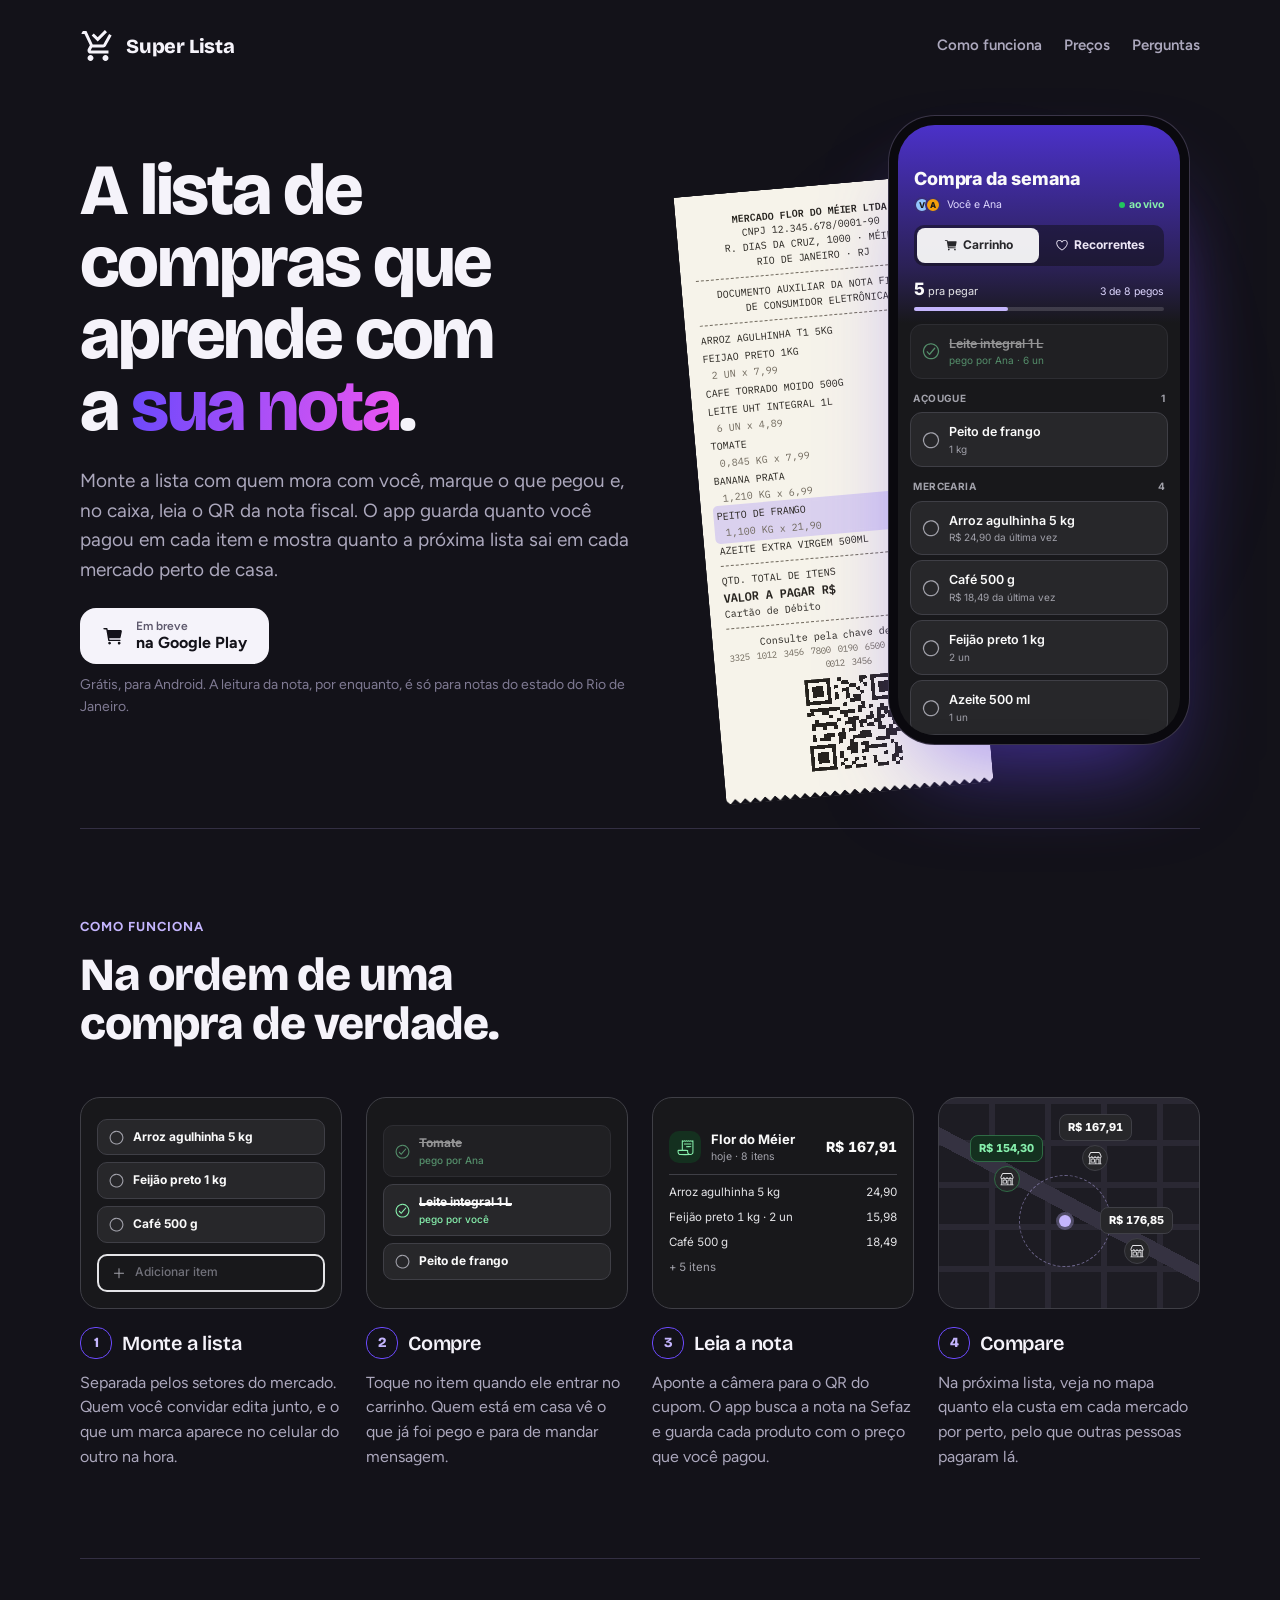
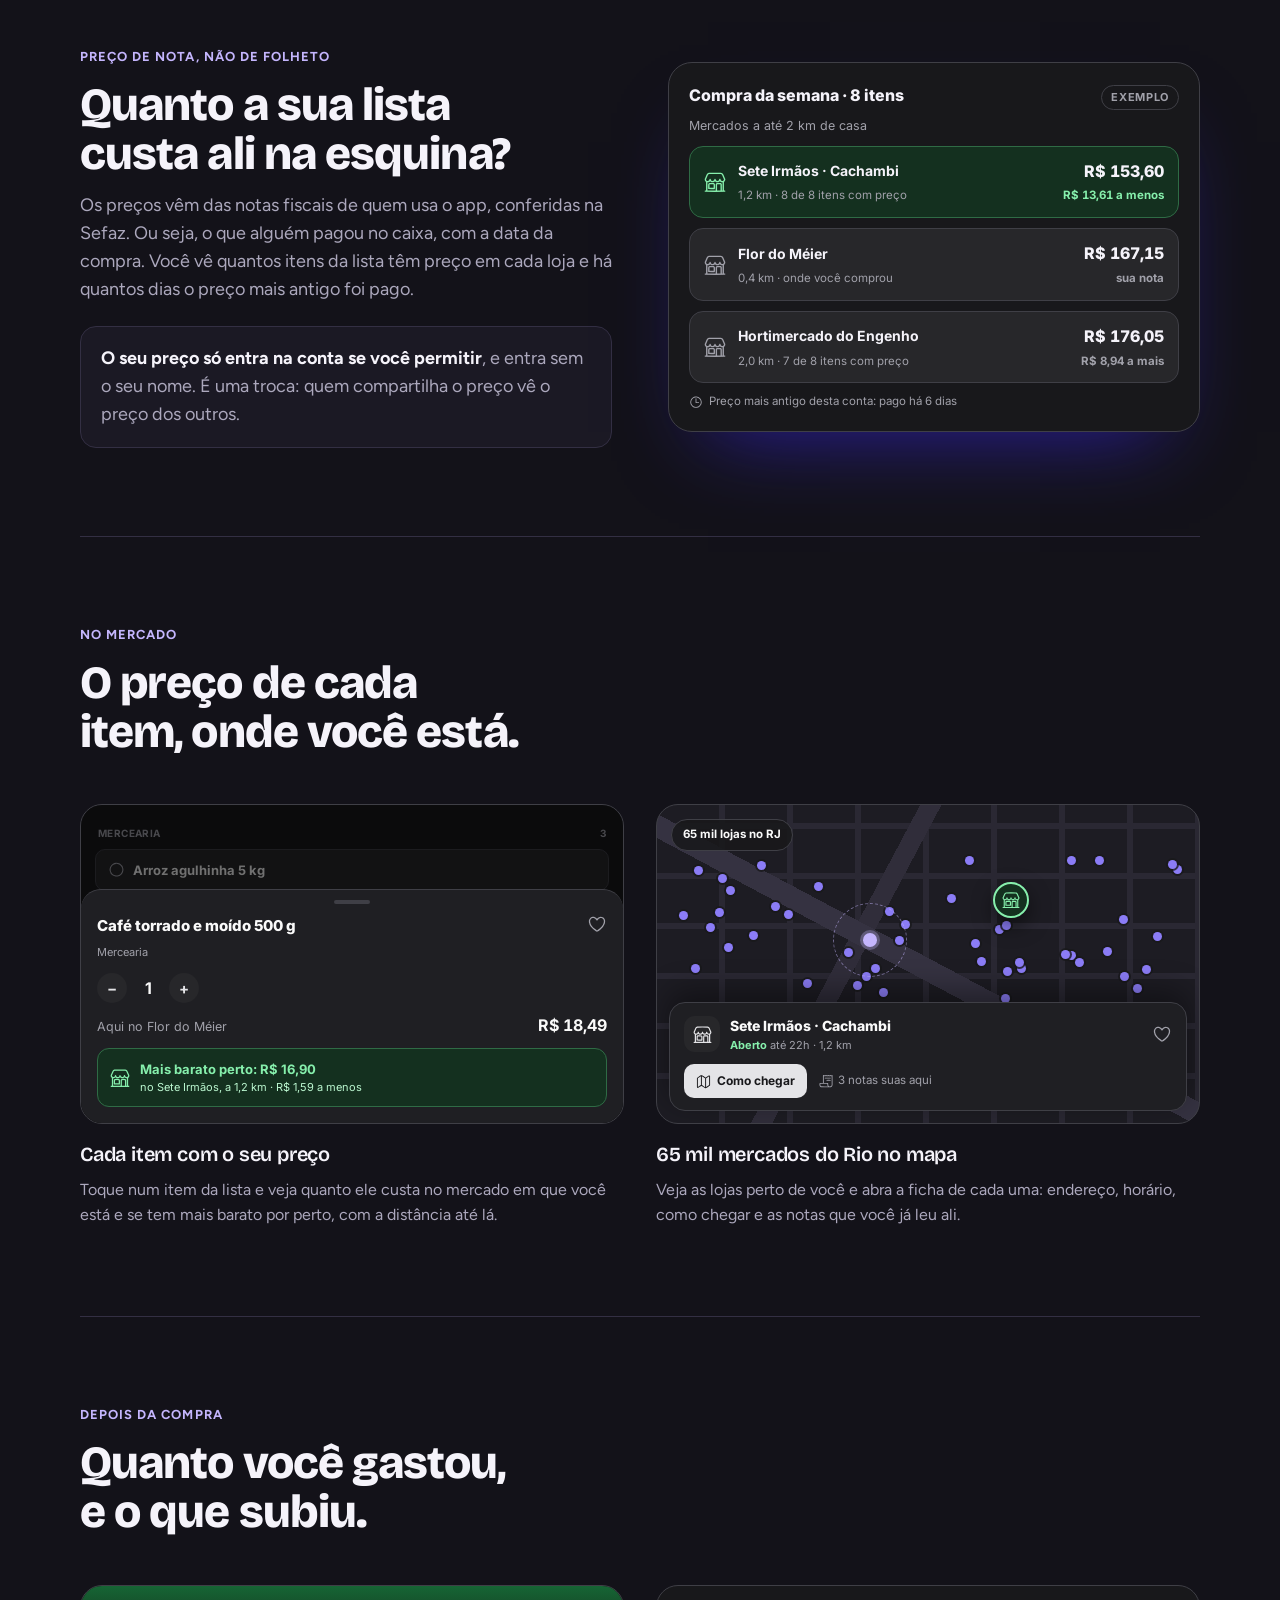
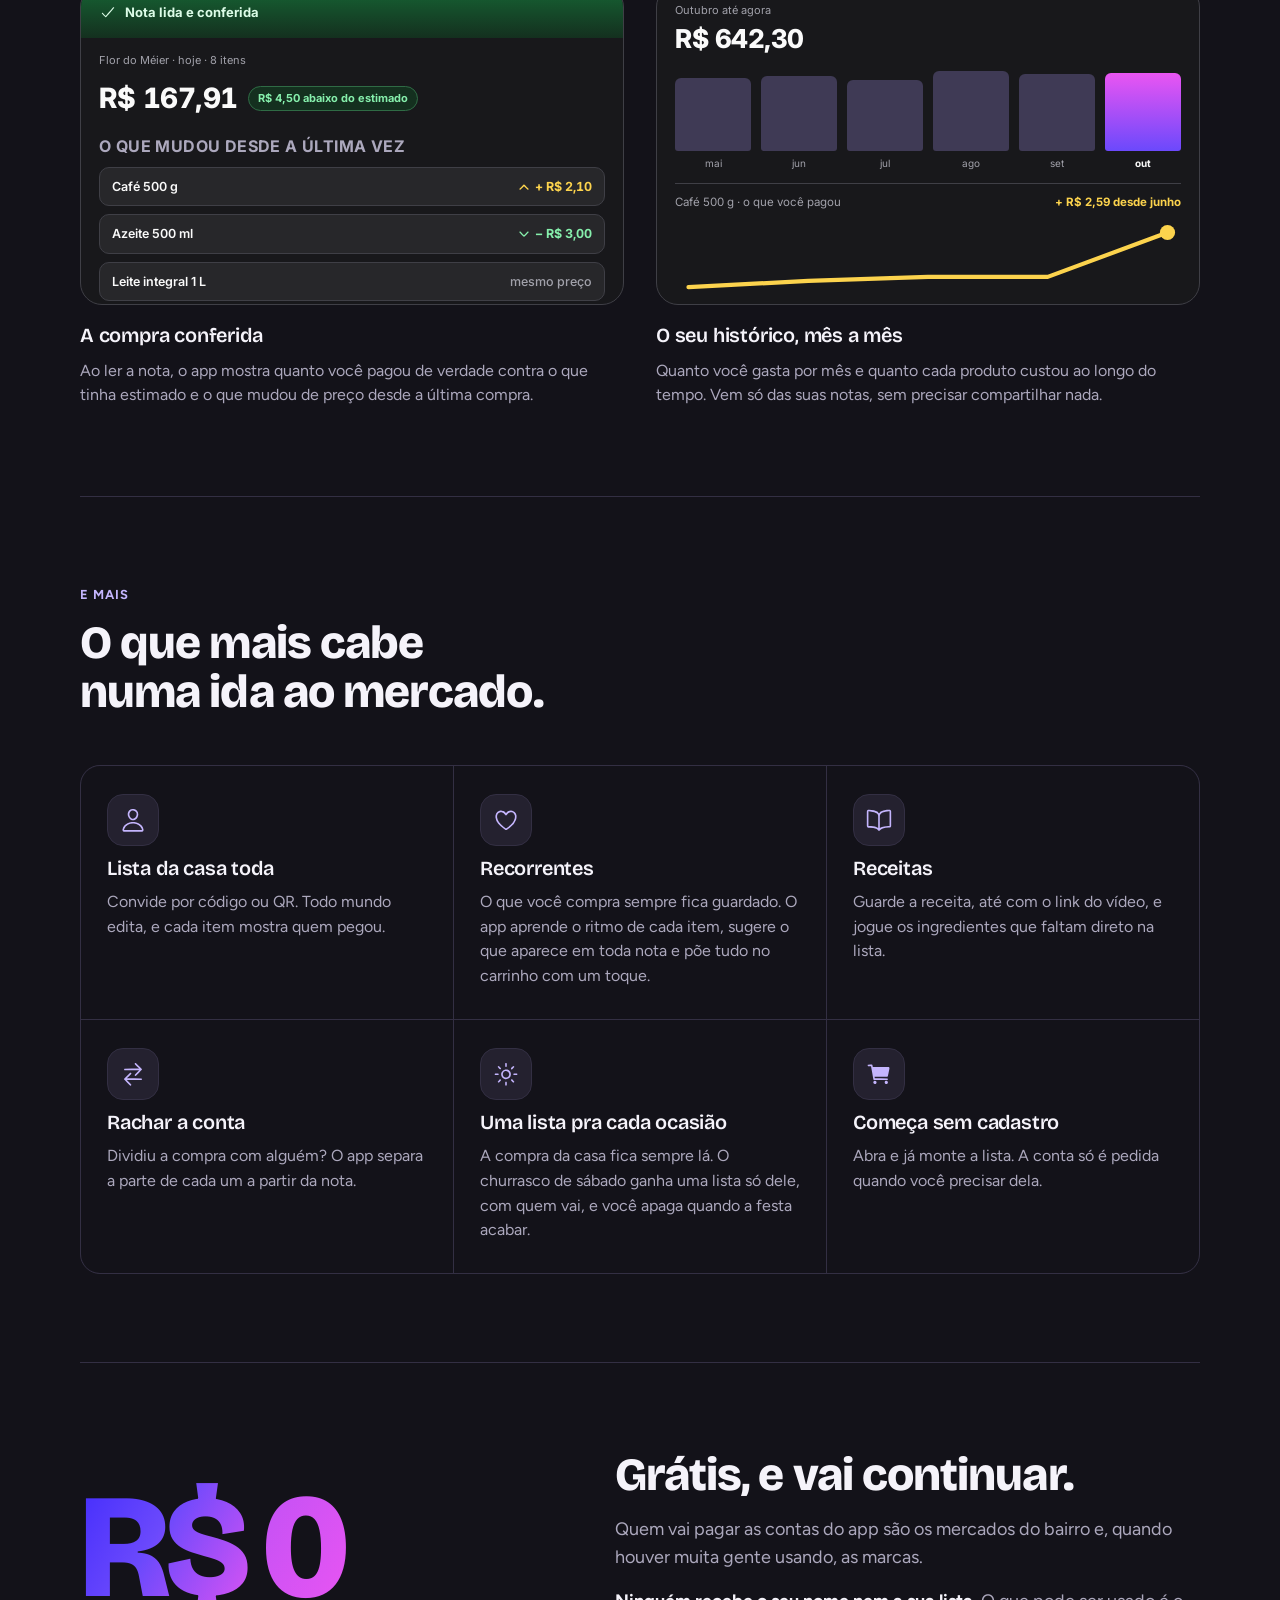
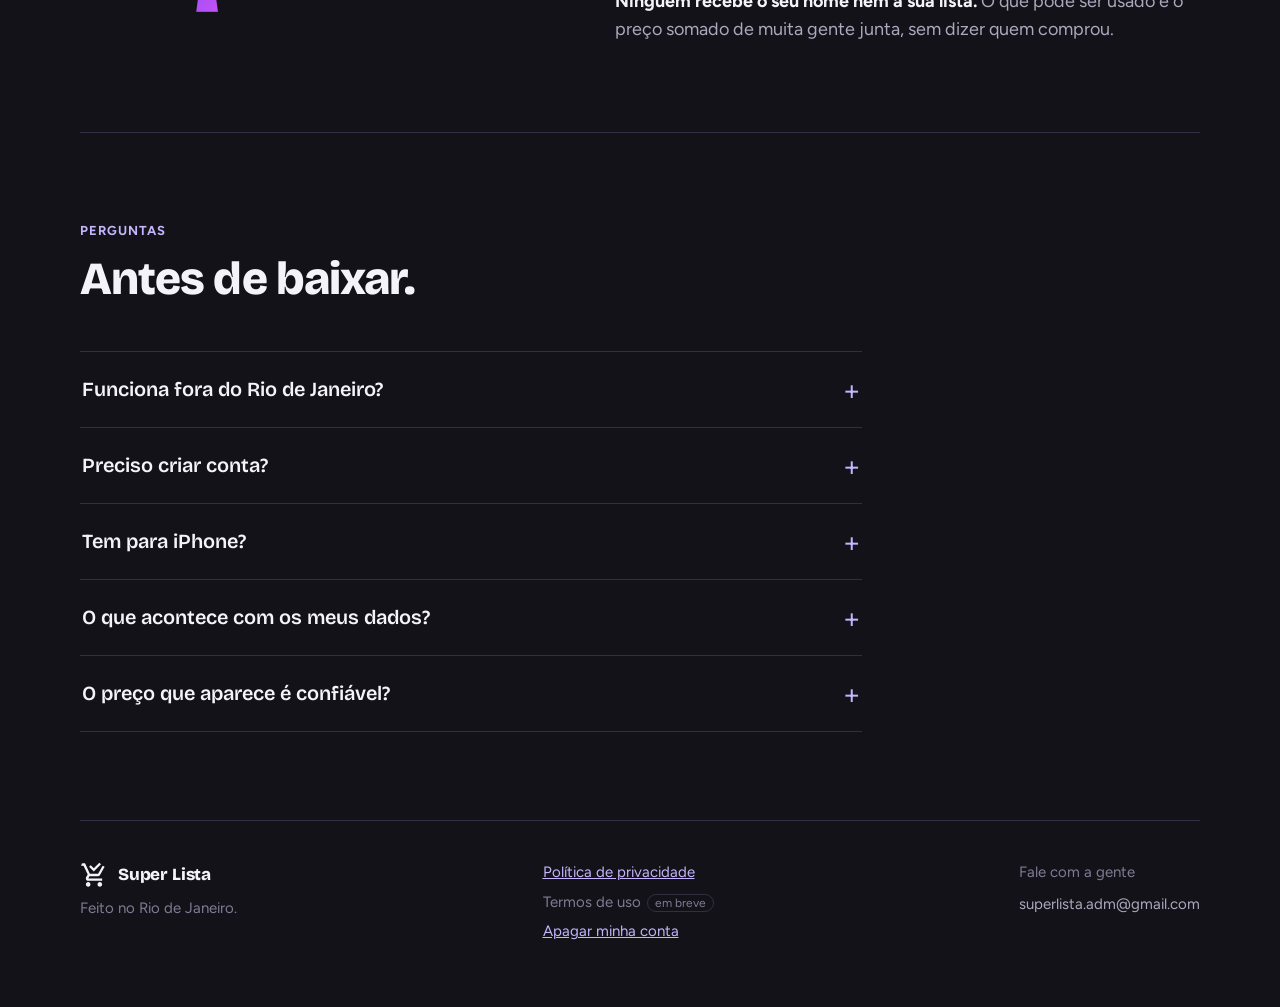
<file: index.html>
<!doctype html>
<html lang="pt-BR">
<head>
<meta charset="utf-8">
<meta name="viewport" content="width=device-width, initial-scale=1, viewport-fit=cover">
<title>Super Lista</title>
<link rel="icon" href="icone.svg" type="image/svg+xml">
<meta name="description" content="A lista do mercado que aprende o preço com a sua nota fiscal e mostra quanto a sua lista sai em cada mercado perto de casa. Grátis, para Android, no Rio de Janeiro.">
<link rel="preconnect" href="https://fonts.googleapis.com">
<link rel="preconnect" href="https://fonts.gstatic.com" crossorigin>
<link rel="stylesheet" href="https://fonts.googleapis.com/css2?family=Bricolage+Grotesque:opsz,wght@12..96,600;12..96,800&family=Figtree:wght@400;500;600;700&family=IBM+Plex+Mono:wght@400;500;600&family=Inter:wght@500;600;700;800&display=swap">
<style>
/* Faixas de largura total com o conteúdo numa coluna de 1120px; o começo em duas colunas
   (texto | celular e cupom), que empilham no celular. Escuro de propósito, como o app:
   o único papel claro da página é o cupom fiscal.
   Animações: o estado sem animação de cada cena é o quadro FINAL, então quem pede
   menos movimento vê tudo pronto. O nome "Super Lista" é provisório. */
:root {
  --fundo: #131219;
  --fundo-2: #1b1924;
  --fundo-3: #24212f;
  --linha: #332f43;
  --texto: #f5f3fa;
  --texto-2: #aca8bd;
  --texto-3: #807b94;
  --acento: #c4b5fd;
  --marca-1: #3c28fc;
  --marca-2: #6b49fc;
  --marca-3: #ea55f2;
  --verde: #86efac;
  --verde-forte: #22c55e;
  --verde-fundo: #14301f;
  --verde-borda: #2f6b45;
  --amarelo: #fcd34d;
  --papel: #f6f3ea;
  --tinta: #26231e;
  --tinta-2: #6f685c;
  /* as cores do próprio app, só dentro dos desenhos de tela */
  --app-fundo: #18181b;
  --app-cartao: #27272a;
  --app-borda: #3f3f46;
  --app-texto-2: #a1a1aa;
  --app-roxo: #4b31c9;
  --app-roxo-2: #2b2155;
  --app-rua: #2a2833;
  --f-titulo: "Bricolage Grotesque", "Figtree", system-ui, sans-serif;
  --f-texto: "Figtree", system-ui, -apple-system, "Segoe UI", sans-serif;
  --f-cupom: "IBM Plex Mono", ui-monospace, "Courier New", monospace;
  --f-app: Inter, system-ui, sans-serif;
  --ciclo: 6s;
  color-scheme: dark;
}

* { box-sizing: border-box; }
body { background: var(--fundo); color: var(--texto); font-family: var(--f-texto); font-size: 17px; line-height: 1.55; -webkit-font-smoothing: antialiased; overflow-x: clip; }
a { color: var(--acento); }
a:focus-visible, summary:focus-visible, button:focus-visible { outline: 2px solid var(--acento); outline-offset: 3px; border-radius: 6px; }
h1, h2, h3 { font-family: var(--f-titulo); text-wrap: balance; margin: 0; }
h2 { font-size: clamp(30px, 4.2vw, 46px); line-height: 1.06; letter-spacing: -0.02em; font-weight: 800; }
h3 { font-size: 20px; line-height: 1.2; font-weight: 600; letter-spacing: -0.01em; }
p { margin: 0; }
.ic { width: 1em; height: 1em; fill: currentColor; flex-shrink: 0; }

.faixa { padding-left: max(16px, env(safe-area-inset-left, 0px)); padding-right: max(16px, env(safe-area-inset-right, 0px)); }
.miolo { max-width: 1120px; margin-inline: auto; }
.olho { font-size: 13px; font-weight: 700; letter-spacing: 0.08em; text-transform: uppercase; color: var(--acento); }

/* topo */
.topo { display: flex; align-items: center; justify-content: space-between; gap: 16px; padding-block: 20px; }
.marca { display: flex; align-items: center; gap: 10px; text-decoration: none; color: var(--texto); font-family: var(--f-titulo); font-weight: 800; font-size: 20px; letter-spacing: -0.01em; }
.marca img { width: 36px; height: 36px; border-radius: 10px; }
.topo nav { display: flex; gap: 22px; font-size: 15px; font-weight: 600; }
.topo nav a { color: var(--texto-2); text-decoration: none; }
.topo nav a:hover { color: var(--texto); }
@media (max-width: 560px) { .topo nav { display: none; } }

/* começo */
.heroi { display: grid; grid-template-columns: minmax(0, 1.05fr) minmax(0, 1fr); gap: 40px; align-items: center; padding-block: 32px 72px; }
.heroi-texto { display: flex; flex-direction: column; gap: 24px; min-width: 0; }
h1 { font-size: clamp(40px, 6.2vw, 72px); line-height: 1; letter-spacing: -0.03em; font-weight: 800; }
h1 em { font-style: normal; background: linear-gradient(95deg, var(--marca-2), var(--marca-3), var(--marca-2)); background-size: 200% 100%; -webkit-background-clip: text; background-clip: text; color: transparent; animation: brilho-texto 6s ease-in-out infinite; }
@keyframes brilho-texto { 50% { background-position: 100% 0; } }
.chamada { font-size: 19px; color: var(--texto-2); max-width: 34em; }
.acoes { display: flex; flex-direction: column; align-items: flex-start; gap: 10px; }
.loja { position: relative; overflow: hidden; display: inline-flex; align-items: center; gap: 12px; height: 56px; padding: 0 22px; border-radius: 16px; background: var(--texto); color: var(--fundo); font-weight: 700; font-size: 16px; }
.loja::after { content: ""; position: absolute; inset: 0; background: linear-gradient(100deg, transparent 30%, rgba(107, 73, 252, 0.28) 50%, transparent 70%); transform: translateX(-100%); animation: varrer-botao 4.5s ease-in-out 1.5s infinite; }
@keyframes varrer-botao { 0%, 60% { transform: translateX(-100%); } 85%, 100% { transform: translateX(100%); } }
.loja .ic { width: 22px; height: 22px; }
.loja small { display: block; font-size: 12px; font-weight: 600; color: #5d586c; line-height: 1.1; }
.loja span { text-align: left; line-height: 1.2; }
.aviso-rj { font-size: 14px; color: var(--texto-3); }
@media (max-width: 860px) { .heroi { grid-template-columns: minmax(0, 1fr); gap: 24px; padding-block: 16px 56px; } }

/* o celular e o cupom */
.cena { position: relative; height: 640px; --voo: 210px; }
.cena::before { content: ""; position: absolute; inset: 6% -4% 8% 14%; background: radial-gradient(closest-side, rgba(107, 73, 252, 0.5), transparent), radial-gradient(closest-side at 72% 28%, rgba(234, 85, 242, 0.32), transparent 70%); filter: blur(40px); animation: aurora 14s ease-in-out infinite alternate; }
@keyframes aurora { to { transform: translate(-7%, 5%) scale(1.12) rotate(10deg); } }
.celular { position: absolute; right: 2%; top: 0; width: 300px; padding: 9px; border-radius: 46px; background: #0a090e; box-shadow: 0 0 0 1px #3a3548, 0 50px 90px -30px rgba(107, 73, 252, 0.55); z-index: 2; animation: flutuar 7s ease-in-out infinite; }
@keyframes flutuar { 50% { transform: translateY(-8px); } }
.tela { position: relative; height: 610px; border-radius: 37px; overflow: hidden; background: var(--app-fundo); font-family: var(--f-app); color: #fafafa; font-size: 12px; display: flex; flex-direction: column; }
.cupom { position: absolute; left: 0; top: 70px; width: 268px; z-index: 1; transform: rotate(-5deg); transform-origin: top center; animation: imprimir 1.1s cubic-bezier(0.2, 0.8, 0.2, 1); }
@keyframes imprimir { from { clip-path: inset(0 0 100% 0); } to { clip-path: inset(0 0 0 0); } }
@media (max-width: 860px) { .cena { height: 600px; max-width: 520px; width: 100%; margin-inline: auto; } }
@media (max-width: 480px) {
  .cena { height: 540px; --voo: 120px; }
  .celular { width: 252px; right: 0; border-radius: 40px; }
  .tela { height: 520px; border-radius: 32px; }
  .cupom { width: 228px; top: 58px; left: -4px; }
}

/* a etiqueta que sai de uma linha do cupom e marca o mesmo item no celular (movida pelo script) */
.voa { position: absolute; z-index: 3; left: 0; top: 0; display: flex; align-items: center; gap: 6px; padding: 6px 11px 6px 8px; border-radius: 999px; background: var(--papel); color: var(--tinta); font: 600 11px/1 var(--f-cupom); box-shadow: 0 10px 24px -8px rgba(0, 0, 0, 0.7), 0 0 0 1.5px var(--marca-2); opacity: 0; white-space: nowrap; pointer-events: none; }
.voa .ic { width: 14px; height: 14px; color: var(--marca-2); }
.papel .lin { transition: background-color 0.25s ease, box-shadow 0.25s ease; border-radius: 2px; }
.papel .lin.saindo { background: rgba(107, 73, 252, 0.2); box-shadow: 0 0 0 3px rgba(107, 73, 252, 0.2); }

/* dentro do celular: a lista, como está no app */
.app-topo { padding: 40px 16px 12px; background: linear-gradient(180deg, var(--app-roxo) 0%, var(--app-roxo-2) 72%, var(--app-fundo) 100%); }
.app-titulo { font-size: 18px; font-weight: 800; letter-spacing: -0.3px; }
.app-quem { margin-top: 4px; display: flex; align-items: center; gap: 6px; font-size: 10.5px; color: #ddd6fe; }
.ao-vivo { display: inline-flex; align-items: center; gap: 4px; margin-left: auto; color: var(--verde); font-weight: 700; }
.ao-vivo::before { content: ""; width: 6px; height: 6px; border-radius: 3px; background: var(--verde-forte); animation: pulso 1.6s ease-out infinite; }
@keyframes pulso { 0% { box-shadow: 0 0 0 0 rgba(34, 197, 94, 0.7); } 100% { box-shadow: 0 0 0 7px rgba(34, 197, 94, 0); } }
.bolinhas { display: flex; }
.bolinha { width: 16px; height: 16px; border-radius: 8px; border: 2px solid #3a2d7a; display: grid; place-items: center; font-size: 8px; font-weight: 800; color: #1c1917; }
.bolinha + .bolinha { margin-left: -5px; }
.app-abas { margin-top: 12px; display: flex; background: rgba(17, 17, 20, 0.5); border-radius: 10px; padding: 3px; }
.app-aba { flex: 1; display: flex; align-items: center; justify-content: center; gap: 5px; padding: 8px 4px; border-radius: 8px; font-size: 12px; font-weight: 700; color: #ece6f5; }
.app-aba.on { background: rgba(255, 255, 255, 0.92); color: #27272a; }
.app-aba .ic { width: 14px; height: 14px; }
.app-conta { margin-top: 10px; display: flex; align-items: baseline; justify-content: space-between; font-size: 11px; color: #e4e4e7; }
.app-conta b { font-size: 17px; font-weight: 800; color: #fafafa; }
.app-conta span:last-child { color: #ddd6fe; font-size: 10.5px; }
.app-barra { margin-top: 5px; height: 4px; border-radius: 2px; background: rgba(255, 255, 255, 0.15); }
.app-barra i { display: block; height: 100%; width: 37.5%; border-radius: 2px; background: var(--acento); transition: width 0.4s ease; }
.app-corpo { flex: 1; min-height: 0; overflow: hidden; padding: 2px 12px 0; display: flex; flex-direction: column; gap: 5px; }
.app-setor { display: flex; justify-content: space-between; padding: 7px 3px 1px; font-size: 10px; font-weight: 700; color: var(--app-texto-2); letter-spacing: 0.4px; text-transform: uppercase; }
.app-item { display: flex; align-items: center; gap: 8px; padding: 9px 10px; border-radius: 12px; background: var(--app-cartao); border: 1px solid var(--app-borda); transition: opacity 0.35s ease, background-color 0.35s ease; }
.app-item .ic { width: 20px; height: 20px; color: var(--app-texto-2); transition: color 0.3s ease; }
.app-item div { flex: 1; min-width: 0; }
.app-item b { display: block; font-size: 12.5px; font-weight: 600; white-space: nowrap; overflow: hidden; text-overflow: ellipsis; }
.app-item small { display: block; font-size: 10px; color: var(--app-texto-2); }
.app-item.pego { opacity: 0.55; }
.app-item.pego b { text-decoration: line-through; }
.app-item.pego .ic, .app-item.pego small { color: var(--verde); }
.app-item.agora { background: #2f2a45; opacity: 1; }
.app-item.agora .ic { animation: estalo 0.4s ease; }
@keyframes estalo { 50% { transform: scale(1.35); } }
.app-aviso { position: absolute; left: 12px; right: 12px; bottom: 14px; display: flex; align-items: center; gap: 8px; padding: 10px 12px; border-radius: 12px; background: #3f3f46; font-size: 11px; box-shadow: 0 10px 30px rgba(0, 0, 0, 0.5); transform: translateY(160%); transition: transform 0.4s cubic-bezier(0.2, 0.8, 0.2, 1); }
.app-aviso.on { transform: translateY(0); }
.app-aviso .bolinha { border-color: #3f3f46; width: 20px; height: 20px; border-radius: 10px; font-size: 9px; }

/* o cupom fiscal */
.papel { background: var(--papel); color: var(--tinta); font-family: var(--f-cupom); font-size: 10px; line-height: 1.5; padding: 18px 15px 26px; box-shadow: 0 30px 60px -25px rgba(0, 0, 0, 0.8);
  --dente: 10px;
  -webkit-mask: conic-gradient(from -45deg at bottom, #0000, #000 1deg 89deg, #0000 90deg) 50% / var(--dente) 100%;
  mask: conic-gradient(from -45deg at bottom, #0000, #000 1deg 89deg, #0000 90deg) 50% / var(--dente) 100%; }
.papel .c { text-align: center; }
.papel .forte { font-weight: 600; }
.papel hr { border: 0; border-top: 1px dashed var(--tinta-2); margin: 7px 0; }
.papel .lin { display: grid; grid-template-columns: minmax(0, 1fr) auto; gap: 2px 8px; }
.papel .lin span:first-child { overflow: hidden; white-space: nowrap; text-overflow: ellipsis; }
.papel .det { grid-column: 1 / -1; color: var(--tinta-2); padding-left: 8px; }
.papel .itens { display: flex; flex-direction: column; gap: 3px; }
.papel .total { font-size: 12px; }
.papel .chave { color: var(--tinta-2); text-align: center; word-spacing: 2px; font-size: 9px; }
.qr-caixa { position: relative; width: 92px; margin: 8px auto 0; }
.qr-caixa svg { display: block; width: 100%; height: auto; }
.qr-caixa::after { content: ""; position: absolute; left: -8px; right: -8px; top: 0; height: 2px; background: var(--verde-forte); box-shadow: 0 0 10px 2px rgba(34, 197, 94, 0.7); opacity: 0; animation: ler-qr 2.8s ease-in-out 1.3s infinite; }
@keyframes ler-qr { 0% { top: 0; opacity: 0; } 10% { opacity: 1; } 50% { top: 100%; opacity: 1; } 60%, 100% { top: 100%; opacity: 0; } }
@media (max-width: 480px) { .papel { font-size: 9px; padding: 14px 12px 22px; } .qr-caixa { width: 76px; } }

/* seções */
.secao { padding-block: 88px; border-top: 1px solid var(--linha); }
.secao-cab { display: flex; flex-direction: column; gap: 14px; max-width: 40em; margin-bottom: 48px; }
.secao-cab p { color: var(--texto-2); font-size: 18px; }
@media (max-width: 560px) { .secao { padding-block: 64px; } .secao-cab { margin-bottom: 36px; } }

/* como funciona: a ordem é a da compra, e cada passo tem a sua cena */
.passos { list-style: none; margin: 0; padding: 0; display: grid; grid-template-columns: repeat(4, minmax(0, 1fr)); gap: 40px 24px; counter-reset: passo; }
.passos li { display: flex; flex-direction: column; gap: 12px; counter-increment: passo; min-width: 0; }
.passos h3 { display: flex; align-items: center; gap: 10px; margin-top: 6px; }
.passos h3::before { content: counter(passo); display: grid; place-items: center; width: 30px; height: 30px; border-radius: 15px; border: 1.5px solid var(--marca-2); color: var(--acento); font: 800 14px/1 var(--f-titulo); flex-shrink: 0; }
.passos p { color: var(--texto-2); font-size: 16px; }
@media (max-width: 960px) { .passos { grid-template-columns: repeat(2, minmax(0, 1fr)); } }
@media (max-width: 560px) { .passos { grid-template-columns: minmax(0, 1fr); } }

.mini { position: relative; height: 212px; border-radius: 20px; background: var(--app-fundo); border: 1px solid var(--app-borda); overflow: hidden; font-family: var(--f-app); color: #fafafa; padding: 16px; display: flex; flex-direction: column; justify-content: center; gap: 7px; }
.m-item { display: flex; align-items: center; gap: 8px; padding: 8px 10px; border-radius: 10px; background: var(--app-cartao); border: 1px solid var(--app-borda); font-size: 12px; font-weight: 600; }
.m-item .ic { width: 17px; height: 17px; color: var(--app-texto-2); }
.m-item div { flex: 1; min-width: 0; }
.m-item small { display: block; font-size: 10px; font-weight: 500; color: var(--app-texto-2); }
.m-item.pego { opacity: 0.55; }
.m-item.pego .ic, .m-item.pego small { color: var(--verde); }
.m-item.pego b { text-decoration: line-through; }

/* passo 1: digitar e o item entrar na lista */
.mini-lista { justify-content: flex-end; }
.mini-lista .novo { animation: entra-item var(--ciclo) ease infinite; }
@keyframes entra-item { 0%, 50% { opacity: 0; transform: translateY(10px) scale(0.96); } 58%, 90% { opacity: 1; transform: none; } 98%, 100% { opacity: 0; transform: none; } }
.m-campo { position: relative; display: flex; align-items: center; gap: 8px; height: 38px; padding: 0 12px; border-radius: 10px; border: 2px solid #e4e4e7; font-size: 12px; font-weight: 500; margin-top: 4px; }
.m-campo .ic { width: 16px; height: 16px; color: var(--app-texto-2); }
.m-campo .ph { color: #71717a; animation: some-ph var(--ciclo) steps(1) infinite; }
@keyframes some-ph { 0% { opacity: 1; } 10% { opacity: 0; } 50% { opacity: 1; } }
.m-campo .dig { position: absolute; left: 36px; color: #fafafa; clip-path: inset(0 100% 0 0); animation: digitar var(--ciclo) infinite; }
.m-campo .dig::after { content: ""; display: inline-block; width: 1.5px; height: 13px; margin-left: 1px; vertical-align: -2px; background: var(--acento); }
@keyframes digitar { 0%, 10% { clip-path: inset(0 100% 0 0); animation-timing-function: steps(10); } 42%, 49% { clip-path: inset(0 0 0 0); opacity: 1; } 50%, 100% { clip-path: inset(0 0 0 0); opacity: 0; } }

/* passo 2: tocar e o item ficar pego */
.mini-pega .alvo { animation: fica-pego var(--ciclo) ease infinite; }
@keyframes fica-pego { 0%, 38% { opacity: 1; background-color: #2f2a45; } 50%, 92% { opacity: 0.55; background-color: var(--app-cartao); } 100% { opacity: 1; background-color: var(--app-cartao); } }
.troca-ic { position: relative; width: 17px; height: 17px; flex-shrink: 0; }
.troca-ic .ic { position: absolute; inset: 0; }
.troca-ic::before { content: ""; position: absolute; inset: -4px; border-radius: 50%; background: var(--acento); opacity: 0; animation: toque var(--ciclo) ease-out infinite; }
@keyframes toque { 0%, 28% { opacity: 0; transform: scale(0.4); } 30% { opacity: 0.5; transform: scale(0.6); } 42%, 100% { opacity: 0; transform: scale(2.4); } }
.mini-pega .vazio { color: var(--app-texto-2); opacity: 0; animation: some-vazio var(--ciclo) steps(1) infinite; }
@keyframes some-vazio { 0% { opacity: 1; } 33% { opacity: 0; } }
.mini-pega .cheio { color: var(--verde); animation: aparece-cheio var(--ciclo) ease infinite; }
@keyframes aparece-cheio { 0%, 32% { opacity: 0; transform: scale(0.3); } 38% { opacity: 1; transform: scale(1.3); } 44%, 100% { opacity: 1; transform: scale(1); } }
.riscar { position: relative; display: inline-block; }
.mini-pega .alvo b { text-decoration: none; }
.riscar::after { content: ""; position: absolute; left: 0; right: 0; top: 54%; height: 1.5px; background: currentColor; transform-origin: left; animation: risca var(--ciclo) ease infinite; }
@keyframes risca { 0%, 36% { transform: scaleX(0); } 46%, 92% { transform: scaleX(1); } 100% { transform: scaleX(0); } }
.mini-pega .alvo small { animation: aparece-quem var(--ciclo) ease infinite; }
@keyframes aparece-quem { 0%, 40% { opacity: 0; transform: translateY(3px); } 48%, 92% { opacity: 1; transform: none; } 100% { opacity: 0; } }

/* passo 3: o quadro verde acha o código e gira até casar com ele, destaca, a câmera fecha
   e a nota aparece. Sem animação, fica a nota já lida. */
.mini-nota { padding: 0; --ciclo-nota: 8s; }
.cam { position: absolute; inset: 0; display: flex; flex-direction: column; align-items: center; justify-content: center; gap: 8px; background: radial-gradient(circle at 50% 45%, #2e2b38, #121116 75%); clip-path: circle(0% at 50% 45%); animation: camera var(--ciclo-nota) ease-in-out infinite; }
@keyframes camera { 0%, 58% { clip-path: circle(80% at 50% 45%); } 66%, 95% { clip-path: circle(0% at 50% 45%); } 100% { clip-path: circle(80% at 50% 45%); } }
.mira { position: relative; width: 116px; height: 116px; display: grid; place-items: center;
  --c: #e4e4e7;
  background:
    linear-gradient(var(--c), var(--c)) top left / 20px 2.5px no-repeat, linear-gradient(var(--c), var(--c)) top left / 2.5px 20px no-repeat,
    linear-gradient(var(--c), var(--c)) top right / 20px 2.5px no-repeat, linear-gradient(var(--c), var(--c)) top right / 2.5px 20px no-repeat,
    linear-gradient(var(--c), var(--c)) bottom left / 20px 2.5px no-repeat, linear-gradient(var(--c), var(--c)) bottom left / 2.5px 20px no-repeat,
    linear-gradient(var(--c), var(--c)) bottom right / 20px 2.5px no-repeat, linear-gradient(var(--c), var(--c)) bottom right / 2.5px 20px no-repeat; }
.mira .qr-papel { position: relative; width: 74px; height: 74px; padding: 6px; background: var(--papel); border-radius: 4px; transform: perspective(380px) rotateX(16deg) rotate(-11deg); }
.mira .qr-papel svg { display: block; width: 100%; height: 100%; }
.mira .varre { position: absolute; left: 6px; right: 6px; top: 12%; height: 2px; background: var(--verde-forte); box-shadow: 0 0 10px 2px rgba(34, 197, 94, 0.7); opacity: 0; animation: varre var(--ciclo-nota) ease-in-out infinite; }
@keyframes varre { 0% { top: 12%; opacity: 0; } 3% { opacity: 1; } 13% { top: 86%; } 23% { top: 12%; opacity: 1; } 26%, 100% { top: 12%; opacity: 0; } }
/* o quadro mora dentro do papel: herda a mesma inclinação do código e casa certinho com ele */
.qr-papel .lido { position: absolute; inset: -5px; border: 2.5px solid var(--verde-forte); border-radius: 6px; box-shadow: 0 0 0 3px rgba(34, 197, 94, 0.2); animation: enquadra var(--ciclo-nota) cubic-bezier(0.2, 0.8, 0.2, 1) infinite; }
@keyframes enquadra {
  0%, 20% { opacity: 0; transform: rotate(11deg) scale(1.6); }
  25% { opacity: 1; transform: rotate(11deg) scale(1.45); }
  36% { transform: rotate(0) scale(1); box-shadow: 0 0 0 3px rgba(34, 197, 94, 0.2); }
  42% { transform: scale(1.08); box-shadow: 0 0 0 9px rgba(34, 197, 94, 0.32); }
  48%, 100% { opacity: 1; transform: scale(1); box-shadow: 0 0 0 3px rgba(34, 197, 94, 0.2); }
}
.rot-lido { display: inline-flex; align-items: center; gap: 5px; padding: 5px 10px; border-radius: 999px; background: var(--verde-fundo); color: var(--verde); font-size: 11px; font-weight: 700; animation: mostra-rotulo var(--ciclo-nota) ease infinite; }
.rot-lido .ic { width: 13px; height: 13px; }
@keyframes mostra-rotulo { 0%, 38% { opacity: 0; transform: translateY(6px); } 44%, 100% { opacity: 1; transform: none; } }
.dados { position: absolute; inset: 0; padding: 16px; display: flex; flex-direction: column; justify-content: center; gap: 7px; animation: dados var(--ciclo-nota) ease infinite; }
@keyframes dados { 0%, 62% { opacity: 0; transform: translateY(10px); } 70%, 92% { opacity: 1; transform: none; } 97%, 100% { opacity: 0; transform: none; } }
.d-cab { display: flex; align-items: center; gap: 10px; padding-bottom: 9px; margin-bottom: 2px; border-bottom: 1px solid var(--app-borda); }
.d-cab i { width: 32px; height: 32px; border-radius: 10px; display: grid; place-items: center; background: var(--verde-fundo); color: var(--verde); flex-shrink: 0; }
.d-cab i .ic { width: 17px; height: 17px; }
.d-cab div { flex: 1; min-width: 0; }
.d-cab b { display: block; font-size: 13px; font-weight: 700; }
.d-cab small { display: block; font-size: 10.5px; color: var(--app-texto-2); }
.d-cab .tot { font-size: 14px; font-weight: 800; font-variant-numeric: tabular-nums; }
.d-lin { display: flex; justify-content: space-between; gap: 8px; font-size: 11.5px; color: #e4e4e7; font-variant-numeric: tabular-nums; animation: d-lin var(--ciclo-nota) ease infinite; }
.d-lin.resto { color: var(--app-texto-2); }
@keyframes d-lin { 0%, 66% { opacity: 0; transform: translateX(-8px); } 72%, 92% { opacity: 1; transform: none; } 97%, 100% { opacity: 0; transform: none; } }
.d-lin:nth-of-type(3) { animation-name: d-lin-2; }
.d-lin:nth-of-type(4) { animation-name: d-lin-3; }
.d-lin:nth-of-type(5) { animation-name: d-lin-4; }
@keyframes d-lin-2 { 0%, 68% { opacity: 0; transform: translateX(-8px); } 74%, 92% { opacity: 1; transform: none; } 97%, 100% { opacity: 0; transform: none; } }
@keyframes d-lin-3 { 0%, 70% { opacity: 0; transform: translateX(-8px); } 76%, 92% { opacity: 1; transform: none; } 97%, 100% { opacity: 0; transform: none; } }
@keyframes d-lin-4 { 0%, 72% { opacity: 0; transform: translateX(-8px); } 78%, 92% { opacity: 1; transform: none; } 97%, 100% { opacity: 0; transform: none; } }

/* passo 4: os preços aparecendo no mapa */
.mini-mapa { padding: 0; background-color: #1d1c23;
  background-image:
    linear-gradient(28deg, transparent 47%, #353241 47% 52%, transparent 52%),
    repeating-linear-gradient(0deg, transparent 0 36px, var(--app-rua) 36px 42px),
    repeating-linear-gradient(90deg, transparent 0 50px, var(--app-rua) 50px 56px); }
.casa { position: absolute; left: 46%; top: 56%; width: 12px; height: 12px; border-radius: 6px; background: var(--acento); box-shadow: 0 0 0 3px rgba(196, 181, 253, 0.3); }
.casa::before { content: ""; position: absolute; inset: -40px; border-radius: 50%; border: 1px dashed rgba(196, 181, 253, 0.45); animation: raio 3s ease-out infinite; }
@keyframes raio { from { transform: scale(0.3); opacity: 1; } to { transform: scale(1.5); opacity: 0; } }
.pino { position: absolute; display: flex; flex-direction: column; align-items: center; gap: 4px; }
.pino i { width: 26px; height: 26px; border-radius: 13px; display: grid; place-items: center; background: var(--app-cartao); border: 1.5px solid var(--app-borda); }
.pino i .ic { width: 14px; height: 14px; color: #e4e4e7; }
.balao { padding: 4px 8px; border-radius: 8px; background: var(--app-cartao); border: 1px solid var(--app-borda); font-size: 11px; font-weight: 800; font-variant-numeric: tabular-nums; white-space: nowrap; transform-origin: bottom center; animation: estoura var(--ciclo) cubic-bezier(0.3, 1.5, 0.5, 1) infinite; }
.pino:nth-of-type(2) .balao { animation-delay: 0.35s; }
.pino:nth-of-type(3) .balao { animation-delay: 0.7s; }
@keyframes estoura { 0%, 12% { opacity: 0; transform: scale(0.2); } 22%, 92% { opacity: 1; transform: scale(1); } 100% { opacity: 0; transform: scale(0.9); } }
.pino.melhor .balao { background: var(--verde-fundo); border-color: var(--verde-borda); color: var(--verde); animation-name: estoura, vira-melhor; animation-duration: var(--ciclo), var(--ciclo); animation-delay: 0s, 0s; animation-iteration-count: infinite, infinite; }
.pino.melhor i { border-color: var(--verde-borda); animation: vira-melhor-pino var(--ciclo) ease infinite; }
@keyframes vira-melhor { 0%, 50% { background-color: var(--app-cartao); border-color: var(--app-borda); color: #fafafa; } 58%, 100% { background-color: var(--verde-fundo); border-color: var(--verde-borda); color: var(--verde); } }
@keyframes vira-melhor-pino { 0%, 50% { border-color: var(--app-borda); transform: none; } 56% { transform: scale(1.2); } 62%, 100% { border-color: var(--verde-borda); transform: none; } }

/* quanto custa em cada mercado */
.precos { display: grid; grid-template-columns: minmax(0, 1fr) minmax(0, 1fr); gap: 56px; align-items: center; }
.precos .secao-cab { margin-bottom: 0; }
.troca { margin-top: 8px; padding: 18px 20px; border-radius: 16px; background: var(--fundo-2); border: 1px solid var(--linha); font-size: 16px; color: var(--texto-2); }
.troca b { color: var(--texto); }
@media (max-width: 860px) { .precos { grid-template-columns: minmax(0, 1fr); gap: 36px; } }

.folha { position: relative; font-family: var(--f-app); background: var(--app-fundo); border: 1px solid var(--app-borda); border-radius: 24px; padding: 20px; display: flex; flex-direction: column; gap: 10px; box-shadow: 0 40px 80px -40px rgba(60, 40, 252, 0.6); min-width: 0; }
.folha-cab { display: flex; justify-content: space-between; align-items: baseline; gap: 12px; flex-wrap: wrap; }
.folha-cab b { font-size: 16px; font-weight: 800; }
.exemplo { font-size: 11px; font-weight: 700; letter-spacing: 0.06em; text-transform: uppercase; color: var(--app-texto-2); border: 1px solid var(--app-borda); border-radius: 999px; padding: 3px 9px; }
.folha-sub { font-size: 12.5px; color: var(--app-texto-2); margin-top: -4px; }
.mercado { display: grid; grid-template-columns: auto minmax(0, 1fr) auto; gap: 4px 12px; align-items: center; padding: 12px 14px; border-radius: 14px; background: var(--app-cartao); border: 1px solid var(--app-borda); }
.mercado > .ic { width: 22px; height: 22px; color: var(--app-texto-2); grid-row: span 2; }
.mercado b { font-size: 14px; font-weight: 700; white-space: nowrap; overflow: hidden; text-overflow: ellipsis; }
.mercado .valor { font-size: 16px; font-weight: 800; text-align: right; font-variant-numeric: tabular-nums; }
.mercado small { font-size: 11.5px; color: var(--app-texto-2); }
.mercado .dif { font-size: 11.5px; font-weight: 700; text-align: right; font-variant-numeric: tabular-nums; color: var(--app-texto-2); white-space: nowrap; }
.mercado.melhor { border-color: var(--verde-borda); background: var(--verde-fundo); }
.mercado.melhor > .ic, .mercado.melhor .dif { color: var(--verde); }
.visto .mercado { animation: chega-linha 0.6s cubic-bezier(0.2, 0.8, 0.2, 1) backwards; }
.visto .mercado:nth-of-type(3) { animation-delay: 0.12s; }
.visto .mercado:nth-of-type(4) { animation-delay: 0.24s; }
@keyframes chega-linha { from { transform: translateX(18px); opacity: 0.25; } }
.visto .mercado.melhor { animation: chega-linha 0.6s cubic-bezier(0.2, 0.8, 0.2, 1) backwards, brilha-melhor 1.4s ease 1.3s; }
@keyframes brilha-melhor { 40% { box-shadow: 0 0 0 6px rgba(134, 239, 172, 0.18); } }
.folha-pe { display: flex; align-items: center; gap: 6px; font-size: 11.5px; color: var(--app-texto-2); }
.folha-pe .ic { width: 14px; height: 14px; }

/* No mercado e Depois da compra: duas cenas grandes por seção, em ciclo de 8 s.
   Como nas outras cenas, o estado sem animação é o quadro final. */
.dupla { display: grid; grid-template-columns: repeat(2, minmax(0, 1fr)); gap: 44px 32px; }
.bloco { display: flex; flex-direction: column; gap: 12px; min-width: 0; }
.bloco h3 { margin-top: 6px; }
.bloco p { color: var(--texto-2); font-size: 16px; max-width: 34em; }
.palco { position: relative; height: 320px; border-radius: 22px; background: var(--app-fundo); border: 1px solid var(--app-borda); overflow: hidden; font-family: var(--f-app); color: #fafafa; --ciclo-palco: 8s; }
.palco .m-item { font-size: 13px; padding: 10px 12px; }
@media (max-width: 760px) { .dupla { grid-template-columns: minmax(0, 1fr); } }

/* a ficha do item subindo */
.pf-lista { padding: 14px 14px 0; display: flex; flex-direction: column; gap: 6px; }
.pf-lista .toque { animation: toque-item var(--ciclo-palco) ease infinite; }
@keyframes toque-item { 0%, 5% { background-color: var(--app-cartao); } 9% { background-color: #3b3552; } 14%, 100% { background-color: var(--app-cartao); } }
.pf-sombra { position: absolute; inset: 0; background: rgba(0, 0, 0, 0.55); animation: pf-sombra var(--ciclo-palco) ease infinite; }
@keyframes pf-sombra { 0%, 10% { opacity: 0; } 18%, 90% { opacity: 1; } 97%, 100% { opacity: 0; } }
.pf-folha { position: absolute; left: 0; right: 0; bottom: 0; padding: 10px 16px 16px; background: #1f1f23; border-radius: 20px 20px 0 0; border-top: 1px solid var(--app-borda); display: flex; flex-direction: column; gap: 10px; animation: pf-folha var(--ciclo-palco) cubic-bezier(0.2, 0.8, 0.2, 1) infinite; }
@keyframes pf-folha { 0%, 10% { transform: translateY(105%); } 20%, 90% { transform: none; } 98%, 100% { transform: translateY(105%); } }
.alca { align-self: center; width: 36px; height: 4px; border-radius: 2px; background: var(--app-borda); }
.pf-cab { display: flex; align-items: flex-start; justify-content: space-between; gap: 10px; }
.pf-cab b { display: block; font-size: 15px; font-weight: 800; }
.pf-cab small { font-size: 11px; color: var(--app-texto-2); }
.pf-cab .ic { width: 20px; height: 20px; color: var(--app-texto-2); }
.pf-qtd { display: flex; align-items: center; gap: 14px; }
.pf-qtd span { width: 30px; height: 30px; border-radius: 15px; background: var(--app-cartao); display: grid; place-items: center; color: #e4e4e7; font-weight: 700; font-size: 15px; }
.pf-qtd b { font-size: 16px; min-width: 14px; text-align: center; }
.pf-preco { display: flex; justify-content: space-between; align-items: baseline; gap: 10px; font-size: 12.5px; color: var(--app-texto-2); }
.pf-preco b { font-size: 16px; color: #fafafa; font-variant-numeric: tabular-nums; }
.pf-perto { display: flex; gap: 10px; align-items: center; padding: 10px 12px; border-radius: 12px; background: var(--verde-fundo); border: 1px solid var(--verde-borda); animation: pf-perto var(--ciclo-palco) cubic-bezier(0.3, 1.5, 0.5, 1) infinite; }
.pf-perto .ic { width: 20px; height: 20px; color: var(--verde); }
.pf-perto b { display: block; font-size: 13px; color: var(--verde); }
.pf-perto small { display: block; font-size: 11px; color: #bbf7d0; }
@keyframes pf-perto { 0%, 30% { opacity: 0; transform: translateY(8px) scale(0.92); } 38%, 100% { opacity: 1; transform: none; } }

/* o mapa das lojas e a ficha do mercado */
.palco-mapa { background-color: #1d1c23;
  background-image:
    linear-gradient(28deg, transparent 47%, #353241 47% 51%, transparent 51%),
    linear-gradient(-62deg, transparent 60%, #302d3a 60% 63%, transparent 63%),
    repeating-linear-gradient(0deg, transparent 0 44px, var(--app-rua) 44px 50px),
    repeating-linear-gradient(90deg, transparent 0 62px, var(--app-rua) 62px 68px); }
.selo-lojas { position: absolute; top: 14px; left: 14px; z-index: 2; padding: 6px 11px; border-radius: 999px; background: rgba(24, 24, 27, 0.88); border: 1px solid var(--app-borda); font-size: 11.5px; font-weight: 700; }
.pontos { position: absolute; inset: 0; }
.pontos span { position: absolute; width: 9px; height: 9px; border-radius: 5px; background: #8b7cf6; box-shadow: 0 0 0 2px rgba(24, 24, 27, 0.8); animation: pinga var(--ciclo-palco) ease infinite; animation-delay: var(--d); }
@keyframes pinga { 0% { opacity: 0; transform: scale(0); } 6%, 92% { opacity: 1; transform: scale(1); } 100% { opacity: 0; transform: scale(1); } }
.pm-voce { position: absolute; left: 38%; top: 40%; width: 14px; height: 14px; border-radius: 7px; background: var(--acento); box-shadow: 0 0 0 3px rgba(196, 181, 253, 0.3); }
.pm-voce::before { content: ""; position: absolute; inset: -30px; border-radius: 50%; border: 1px dashed rgba(196, 181, 253, 0.5); animation: raio 3s ease-out infinite; }
.pm-pino { position: absolute; left: 62%; top: 24%; width: 36px; height: 36px; border-radius: 18px; display: grid; place-items: center; background: var(--verde-fundo); border: 2px solid var(--verde); box-shadow: 0 8px 20px rgba(0, 0, 0, 0.5); animation: pm-pino var(--ciclo-palco) cubic-bezier(0.3, 1.5, 0.5, 1) infinite; }
.pm-pino .ic { width: 18px; height: 18px; color: var(--verde); }
@keyframes pm-pino { 0%, 28% { transform: scale(0.55); border-color: var(--app-borda); } 36% { transform: scale(1.25); } 42%, 100% { transform: scale(1); border-color: var(--verde); } }
.pm-ficha { position: absolute; left: 12px; right: 12px; bottom: 12px; padding: 12px 14px; border-radius: 16px; background: #1f1f23; border: 1px solid var(--app-borda); box-shadow: 0 -10px 30px rgba(0, 0, 0, 0.4); animation: pm-ficha var(--ciclo-palco) cubic-bezier(0.2, 0.8, 0.2, 1) infinite; }
@keyframes pm-ficha { 0%, 42% { opacity: 0; transform: translateY(30px); } 52%, 92% { opacity: 1; transform: none; } 99%, 100% { opacity: 0; transform: translateY(30px); } }
.pm-cab { display: flex; align-items: center; gap: 10px; }
.pm-cab i { width: 36px; height: 36px; border-radius: 11px; display: grid; place-items: center; background: var(--app-cartao); flex-shrink: 0; }
.pm-cab i .ic { width: 19px; height: 19px; color: #e4e4e7; }
.pm-cab div { flex: 1; min-width: 0; }
.pm-cab b { display: block; font-size: 14px; font-weight: 800; white-space: nowrap; overflow: hidden; text-overflow: ellipsis; }
.pm-cab small { display: block; font-size: 11px; color: var(--app-texto-2); }
.pm-cab .aberto { color: var(--verde); font-weight: 700; }
.pm-cab > .ic { width: 20px; height: 20px; color: var(--app-texto-2); }
.pm-acoes { display: flex; align-items: center; gap: 12px; margin-top: 10px; flex-wrap: wrap; }
.pm-bt { display: inline-flex; align-items: center; gap: 6px; padding: 8px 12px; border-radius: 10px; background: #e4e4e7; color: #18181b; font-size: 12px; font-weight: 700; }
.pm-bt .ic { width: 15px; height: 15px; }
.pm-notas { display: inline-flex; align-items: center; gap: 5px; font-size: 11.5px; color: var(--app-texto-2); }
.pm-notas .ic { width: 14px; height: 14px; }

/* a compra conferida */
.pc-topo { display: flex; align-items: center; gap: 8px; padding: 16px 18px; background: linear-gradient(180deg, #166534, var(--verde-fundo)); font-size: 13px; font-weight: 700; color: #dcfce7; animation: pc-topo var(--ciclo-palco) cubic-bezier(0.2, 0.8, 0.2, 1) infinite; }
.pc-topo .ic { width: 18px; height: 18px; }
@keyframes pc-topo { 0% { transform: translateY(-100%); } 8%, 100% { transform: none; } }
.pc-corpo { padding: 14px 18px; display: flex; flex-direction: column; gap: 8px; }
.pc-rot { font-size: 11px; color: var(--app-texto-2); }
.pc-total { display: flex; align-items: center; gap: 10px; flex-wrap: wrap; }
.pc-total b { font-size: 28px; font-weight: 800; letter-spacing: -0.5px; font-variant-numeric: tabular-nums; }
.pc-chip { font-size: 11px; font-weight: 700; color: var(--verde); background: var(--verde-fundo); border: 1px solid var(--verde-borda); border-radius: 999px; padding: 3px 9px; animation: pc-chip var(--ciclo-palco) cubic-bezier(0.3, 1.5, 0.5, 1) infinite; }
@keyframes pc-chip { 0%, 12% { opacity: 0; transform: scale(0.7); } 18%, 94% { opacity: 1; transform: none; } 100% { opacity: 0; } }
.pc-sub { font-size: 10.5px; font-weight: 700; letter-spacing: 0.4px; text-transform: uppercase; color: var(--app-texto-2); margin-top: 6px; }
.pc-lin { display: flex; justify-content: space-between; align-items: center; gap: 10px; padding: 9px 12px; border-radius: 10px; background: var(--app-cartao); border: 1px solid var(--app-borda); font-size: 12.5px; font-weight: 600; animation: pc-lin var(--ciclo-palco) ease infinite; }
.pc-lin span:last-child { display: flex; align-items: center; gap: 4px; font-variant-numeric: tabular-nums; font-weight: 700; white-space: nowrap; }
.pc-lin .ic { width: 14px; height: 14px; }
.pc-lin.subiu span:last-child { color: var(--amarelo); }
.pc-lin.desceu span:last-child { color: var(--verde); }
.pc-lin.igual span:last-child { color: var(--app-texto-2); font-weight: 500; }
.pc-lin:nth-of-type(3) { animation-name: pc-lin-2; }
.pc-lin:nth-of-type(4) { animation-name: pc-lin-3; }
@keyframes pc-lin { 0%, 22% { opacity: 0; transform: translateX(-10px); } 28%, 94% { opacity: 1; transform: none; } 100% { opacity: 0; } }
@keyframes pc-lin-2 { 0%, 26% { opacity: 0; transform: translateX(-10px); } 32%, 94% { opacity: 1; transform: none; } 100% { opacity: 0; } }
@keyframes pc-lin-3 { 0%, 30% { opacity: 0; transform: translateX(-10px); } 36%, 94% { opacity: 1; transform: none; } 100% { opacity: 0; } }

/* o histórico: gasto por mês e o preço de um produto ao longo do tempo */
.palco-hist { padding: 16px 18px; display: flex; flex-direction: column; gap: 12px; }
.ph-cab small { display: block; font-size: 11px; color: var(--app-texto-2); }
.ph-cab b { font-size: 26px; font-weight: 800; letter-spacing: -0.5px; font-variant-numeric: tabular-nums; }
.ph-barras { display: grid; grid-template-columns: repeat(6, minmax(0, 1fr)); gap: 10px; height: 100px; align-items: end; }
.ph-barras div { height: 100%; display: flex; flex-direction: column; justify-content: flex-end; align-items: center; gap: 5px; }
.ph-barras i { width: 100%; height: calc(var(--h) * 80px); border-radius: 6px 6px 3px 3px; background: #3f3a55; transform-origin: bottom; animation: cresce var(--ciclo-palco) cubic-bezier(0.2, 0.8, 0.2, 1) infinite; animation-delay: calc(var(--n) * 0.08s); }
.ph-barras .agora i { background: linear-gradient(180deg, var(--marca-3), var(--marca-2)); }
.ph-barras span { font-size: 10px; color: var(--app-texto-2); }
.ph-barras .agora span { color: #fafafa; font-weight: 700; }
@keyframes cresce { 0% { transform: scaleY(0); } 14%, 92% { transform: scaleY(1); } 100% { transform: scaleY(0); } }
.ph-prod { border-top: 1px solid var(--app-borda); padding-top: 10px; display: flex; flex-direction: column; gap: 6px; }
.ph-prod-cab { display: flex; justify-content: space-between; gap: 4px 8px; font-size: 11.5px; color: var(--app-texto-2); flex-wrap: wrap; }
.ph-prod-cab b { color: var(--amarelo); font-weight: 700; }
.ph-linha { display: block; width: 100%; height: auto; overflow: visible; }
.ph-linha polyline { fill: none; stroke: var(--amarelo); stroke-width: 2.5; stroke-linecap: round; stroke-linejoin: round; stroke-dasharray: 340; stroke-dashoffset: 0; animation: desenha var(--ciclo-palco) ease-in-out infinite; }
.ph-linha circle { fill: var(--amarelo); transform-box: fill-box; transform-origin: center; animation: ponto-final var(--ciclo-palco) ease infinite; }
@keyframes desenha { 0%, 26% { stroke-dashoffset: 340; } 54%, 94% { stroke-dashoffset: 0; opacity: 1; } 100% { stroke-dashoffset: 0; opacity: 0; } }
@keyframes ponto-final { 0%, 52% { transform: scale(0); } 58% { transform: scale(1.6); } 64%, 94% { transform: scale(1); } 100% { transform: scale(0); } }
.ph-eixo { display: flex; justify-content: space-between; font-size: 10px; color: var(--app-texto-2); font-variant-numeric: tabular-nums; }

/* o resto do app */
.mais { display: grid; grid-template-columns: repeat(3, minmax(0, 1fr)); gap: 1px; background: var(--linha); border: 1px solid var(--linha); border-radius: 20px; overflow: hidden; }
.mais article { position: relative; background: var(--fundo); padding: 28px 26px 30px; display: flex; flex-direction: column; gap: 10px; min-width: 0; --x: 50%; --y: 0%; }
.mais article::before { content: ""; position: absolute; inset: 0; background: radial-gradient(260px circle at var(--x) var(--y), rgba(107, 73, 252, 0.22), transparent 70%); opacity: 0; transition: opacity 0.3s ease; pointer-events: none; }
.mais article:hover::before { opacity: 1; }
.mais .ico { position: relative; width: 52px; height: 52px; border-radius: 16px; display: grid; place-items: center; background: var(--fundo-3); border: 1px solid var(--linha); transition: transform 0.3s cubic-bezier(0.3, 1.6, 0.5, 1), border-color 0.3s ease; }
.mais .ico .ic { width: 26px; height: 26px; color: var(--acento); }
.mais article:hover .ico { transform: translateY(-4px) rotate(-6deg); border-color: var(--marca-2); }
.mais h3, .mais p { position: relative; }
.mais p { color: var(--texto-2); font-size: 16px; }
@media (max-width: 900px) { .mais { grid-template-columns: repeat(2, minmax(0, 1fr)); } }
@media (max-width: 560px) { .mais { grid-template-columns: minmax(0, 1fr); } .mais article { padding: 24px 20px; } }

/* quem paga */
.gratis { display: grid; grid-template-columns: minmax(0, 0.9fr) minmax(0, 1.1fr); gap: 56px; align-items: center; }
.grande { font-family: var(--f-titulo); font-weight: 800; font-size: clamp(72px, 12vw, 148px); line-height: 1; letter-spacing: -0.04em; display: flex; align-items: flex-end; gap: 0.12em; }
.grande .rs, .rolo-trilho { background: linear-gradient(120deg, var(--marca-1), var(--marca-2) 45%, var(--marca-3)); -webkit-background-clip: text; background-clip: text; color: transparent; }
/* o degradê só pinta dentro da caixa da letra: a folga deixa o traço do "$" inteiro */
.grande .rs { display: inline-block; padding: 0.12em 0.05em; margin: -0.12em -0.05em; }
.rolo { display: inline-block; height: 1em; overflow: hidden; }
.rolo-trilho { display: flex; flex-direction: column; transform: translateY(-9em); }
.rolo-trilho span { height: 1em; line-height: 1; }
.visto .rolo-trilho { animation: rodar 1.8s cubic-bezier(0.15, 0.7, 0.1, 1); }
@keyframes rodar { from { transform: translateY(0); } }
.gratis .texto { display: flex; flex-direction: column; gap: 16px; color: var(--texto-2); font-size: 18px; max-width: 34em; }
.gratis .texto h2 { color: var(--texto); }
.gratis .texto b { color: var(--texto); }
@media (max-width: 860px) { .gratis { grid-template-columns: minmax(0, 1fr); gap: 20px; } }

/* perguntas */
.perguntas { display: flex; flex-direction: column; max-width: 46em; }
.perguntas details { border-bottom: 1px solid var(--linha); }
.perguntas details:first-child { border-top: 1px solid var(--linha); }
.perguntas summary { list-style: none; cursor: pointer; display: flex; justify-content: space-between; align-items: center; gap: 16px; padding: 22px 2px; font-family: var(--f-titulo); font-weight: 600; font-size: 20px; }
.perguntas summary::-webkit-details-marker { display: none; }
.perguntas summary::after { content: "+"; font-family: var(--f-texto); font-weight: 400; font-size: 28px; line-height: 1; color: var(--acento); transition: transform 0.25s ease; }
.perguntas details[open] summary::after { transform: rotate(45deg); }
.perguntas details p { padding: 0 2px 24px; color: var(--texto-2); max-width: 40em; }
.perguntas details[open] p { animation: abre 0.35s ease; }
@keyframes abre { from { opacity: 0; transform: translateY(-6px); } }

/* rodapé */
.rodape { border-top: 1px solid var(--linha); padding-block: 40px 56px; display: flex; flex-wrap: wrap; justify-content: space-between; gap: 28px; font-size: 15px; color: var(--texto-3); }
.rodape .col { display: flex; flex-direction: column; gap: 8px; min-width: 0; }
.rodape .marca { font-size: 17px; }
.rodape .marca img { width: 28px; height: 28px; border-radius: 8px; }
.rodape ul { list-style: none; margin: 0; padding: 0; display: flex; flex-direction: column; gap: 6px; }
.rodape .breve em { font-style: normal; font-size: 12px; margin-left: 6px; padding: 1px 7px; border-radius: 999px; border: 1px solid var(--linha); }
.email { user-select: all; color: var(--texto-2); }

/* menos movimento: tudo parado no quadro final */
@media (prefers-reduced-motion: reduce) {
  *, *::before, *::after { animation: none !important; transition: none !important; }
  .voa { display: none; }
}
</style>

<svg width="0" height="0" style="position:absolute" aria-hidden="true"><symbol id="i-carrinho" viewBox="0 0 512 512"><path d="M80 70Q108 70 113.5 70.5Q119 71 124 75Q127 79 131 99Q133 114 134 116L134 118L289 118L444 118L448 120Q457 125 460 133Q463 138 461.5 148.5Q460 159 448 216Q433 289 432 293Q430 302 421 307L417 309L292 310Q168 310 168 311Q168 312 171 327L174 342L296 342Q419 342 423 344Q428 346 430 352Q433 358 430 364Q428 370 423 372Q419 374 287.5 374Q156 374 153 372Q148 370 146 365Q144 362 122 232L99 103L71 102Q44 102 41 101Q34 97 33 91Q32 88 32 87Q31 83 36 76Q38 73 41.5 71.5Q45 70 80 70ZM169 391Q179 388 190 393Q208 402 208 422Q208 434 200 443Q189 455 173.5 454Q158 453 149 439Q144 431 144 419Q146 397 169 391ZM392 391Q392 391 392 391Q396 390 402 390Q420 391 428.5 407.5Q437 424 427 439Q420 450 408.5 453Q397 456 386 451Q375 445 370 434Q366 422 370 410Q376 396 392 391Z"/></symbol><symbol id="i-nota" viewBox="0 0 512 512"><path d="M153 40Q156 38 160.5 38Q165 38 178 45L192 52L206 45Q220 38 224 38Q228 38 242 45L256 52L270 45Q284 38 288.5 38Q293 38 306 45L320 52L334 45Q348 38 352.5 38Q357 38 370 45L384 52L398 45Q412 38 416 38Q420 38 434 45L448 52L462 45Q475 38 480 38Q488 38 493 45L495 48L496 223Q496 397 495 404Q491 432 471.5 453.5Q452 475 425 483Q414 485 389.5 485.5Q365 486 246 486Q129 486 109.5 485.5Q90 485 79 482Q46 473 30.5 445Q15 417 16 365Q17 349 19 345Q25 331 40 327Q45 326 95 326L144 326L144 188Q144 50 145 48Q147 42 153 40ZM238 79L224 72L210 79Q198 85 193.5 85.5Q189 86 182 83Q176 80 176 80Q176 80 176 203L176 326L249 326Q323 326 326 328Q332 330 335 336Q336 340 336 368Q336 405 342 417Q359 452 396 454Q426 455 447 433Q457 422 462 407L464 401L464 240Q464 80 464 80Q464 80 458 83Q451 86 446.5 85.5Q442 85 430 79L416 72L402 79Q388 86 383.5 86Q379 86 366 79L352 72L338 79Q324 86 320 86Q316 86 302 79L288 72L274 79Q260 86 256 86Q252 86 238 79ZM217 136L221 134L320 134L419 134L423 136Q436 142 431 156Q428 163 419 165Q414 166 320 166Q226 166 221 165Q212 163 209 156Q205 142 217 136ZM423 216Q432 220 432 230Q432 240 423 244Q420 246 352 246Q294 246 286.5 245.5Q279 245 275 239Q273 236 273 230Q273 224 275 221Q277 218 280.5 216Q284 214 352 214Q420 214 423 216ZM304 376Q304 376 304 376L304 358L176 358L48 358L48 360Q48 386 50 402Q54 425 62.5 436Q71 447 89 452Q95 453 212 454Q212 454 329 454L325 450Q309 430 305 403Q304 394 304 376Z"/></symbol><symbol id="i-mapa" viewBox="0 0 512 512"><path d="M264 80L322 117L328 117L333 117L383 85Q433 52 436.5 50.5Q440 49 448 49Q456 49 461 51Q477 59 480 76Q480 82 480 228.5Q480 375 480 381Q478 392 470 399Q468 401 410 439.5Q352 478 347 481Q328 490 309 483Q304 481 248.5 445Q193 409 190 407.5Q187 406 183 406.5Q179 407 129.5 439Q80 471 76 473Q72 475 64 475Q56 475 51 473Q35 465 32 448Q32 443 32 295.5Q32 148 32 143Q34 133 41 126Q44 123 101.5 84Q159 45 164 43Q167 41 171.5 39.5Q176 38 186 38.5Q196 39 201 41Q206 43 264 80ZM202 79L201 77L201 227L201 377L204 379Q208 381 260 414.5Q312 448 312 448Q312 448 312 298L312 148L309 146Q305 144 254.5 112Q204 80 202 79ZM168 228Q168 187 168 153Q168 119 168 99Q168 79 167 79Q167 79 115 113L64 148L64 295Q64 443 64.5 443Q65 443 112.5 412Q160 381 164 379L168 377L168 228ZM448 229L448 229Q448 189 448 155Q448 121 448 101Q448 81 447 81Q447 81 399.5 112Q352 143 348 145Q348 145 344 147L344 296Q344 301 344 307Q344 307 345 443Q347 443 397 410Q397 410 448 376L448 229Z"/></symbol><symbol id="i-loja" viewBox="0 0 512 512"><path d="M114 40Q119 39 258 39Q374 39 388.5 39.5Q403 40 413 45Q436 55 446 76Q452 88 472 132.5Q492 177 493 181Q499 198 493 216Q487 236 471 249L464 254L464 354L464 454L474 454Q483 454 487 456Q500 462 495 476Q492 483 483 485Q478 486 256 486Q34 486 29 485Q20 483 17 476Q12 462 25 456Q29 454 38 454L48 454L48 354L48 254L45 252Q27 240 19 216Q17 210 17 198.5Q17 187 19 181Q20 177 40 132.5Q60 88 66 76Q81 47 114 40ZM390 71Q386 70 255.5 70Q125 70 121 71Q103 74 95 90Q89 102 69 146Q49 190 49 193Q45 207 57 219.5Q69 232 85 232Q101 232 113.5 221Q126 210 126 196Q126 190 131 185Q136 180 142 180Q149 180 153 184Q157 188 159 198Q160 210 169 219Q182 232 200 232Q218 232 231 218Q238 210 240 198Q241 189 245 185Q256 173 267 185Q271 189 272 198Q274 211 284 220Q299 234 319 231Q333 229 342 221Q352 211 353 198Q354 191 355 189Q358 183 364 181Q371 178 377 181Q385 185 386 198Q387 211 397 220Q406 230 420 232Q434 234 446 227Q455 222 460 212Q465 202 463 193Q463 190 443 146Q423 102 417 90Q409 74 390 71ZM148 243Q143 238 142.5 238Q142 238 139 242Q119 262 90 263L80 264L80 359L80 454L176 454L272 454L272 381L273 308L276 301Q285 283 303 279Q308 278 347 278L386 279L392 281Q409 289 414 305Q416 311 416 383L416 454L424 454L432 454L432 359L432 264L424 264Q396 264 375 244L370 239L363 245Q350 257 332 262Q326 263 312 263Q298 263 290 260Q274 255 263 244L256 238L251 244Q235 259 214 263Q195 266 178 261Q160 256 148 243ZM126 279Q129 278 175.5 278Q222 278 227 280Q248 285 254 307Q256 313 256 361Q256 409 254 413Q251 420 243 422Q238 422 173 422Q108 422 105 421Q98 417 97 411Q96 408 96 360Q96 312 98 306Q105 284 126 279ZM176 310Q143 310 137 310.5Q131 311 129 315Q128 317 128 353L128 390L176 390L224 390L224 353Q224 316 223 314Q222 312 219 311Q216 310 176 310ZM379 311Q379 311 379 311Q376 310 344 310Q312 310 310 310.5Q308 311 306 313Q306 313 304 315L304 385L304 454L344 454L384 454L384 385Q384 317 383 314.5Q382 312 379 311Z"/></symbol><symbol id="i-pessoa" viewBox="0 0 512 512"><path d="M237 40Q255 37 274 40Q307 45 330 68Q362 100 360 147Q359 174 346 200Q337 219 321 234Q301 253 276 260Q256 265 236 260Q210 253 189 231Q163 205 154 168Q152 159 152 144Q152 129 154 120Q160 91 179 70Q203 46 237 40ZM275 73Q259 68 244 71Q222 74 207 88Q181 112 184 150Q186 169 195 186Q208 214 232 224Q270 241 302 208Q328 181 328 143Q328 124 321 110Q307 81 275 73ZM228 296Q237 295 255.5 295Q274 295 283 296Q328 301 365 320Q448 361 463 444Q464 452 464 458Q459 482 437 486Q431 486 256 486Q81 486 75 486Q53 482 48 458Q48 452 49 444Q64 361 147 320Q184 301 228 296ZM272 327Q272 327 272 327Q208 322 155.5 351Q103 380 86 430Q80 446 80 452Q80 454 256 454Q432 454 432 452Q432 440 421 417Q403 379 363.5 355Q324 331 272 327Z"/></symbol><symbol id="i-livro" viewBox="0 0 512 512"><path d="M42 55Q47 54 61 54Q170 57 221 91Q229 96 239.5 106Q250 116 253 121Q256 125 256 125Q256 125 259 121Q262 116 272.5 106Q283 96 291 91Q332 64 411 56Q455 52 469 55Q482 57 490 68Q495 74 495.5 90Q496 106 496 230Q496 351 495.5 368Q495 385 491 391Q486 398 478.5 402Q471 406 453 406Q379 406 331 422Q299 432 276 457Q265 467 261.5 469Q258 471 251 469Q248 468 236 457Q219 439 199 429Q154 408 67 407Q39 406 32 402Q24 397 20 389Q17 383 16.5 365Q16 347 16 229Q16 106 16.5 90Q17 74 22 68Q30 57 42 55ZM81 87Q67 86 57 86L48 86L48 230L48 374L54 374Q61 375 71.5 375Q82 375 100 376Q188 382 232 411L240 416L240 292Q240 188 239.5 175Q239 162 234 152Q227 138 215 127Q177 93 81 87ZM464 230L464 230L464 86L452 86Q418 87 384 92Q301 105 278 152Q273 162 272.5 175Q272 188 272 292Q272 292 272 416L280 411Q311 391 358 382Q400 375 440 375Q451 375 458 374Q458 374 464 374L464 230Z"/></symbol><symbol id="i-coracaoVazio" viewBox="0 0 512 512"><path d="M146 71Q162 69 178 72Q192 74 206 81Q226 90 244 108L256 120L268 108Q286 90 305 81Q327 71 353 71Q379 71 401 82Q418 90 431 103Q454 127 462 162Q464 170 464 186Q464 219 454 249Q429 324 346 395Q293 439 269 451Q264 454 256 454Q248 454 243 451Q238 448 226 440Q141 380 99.5 326Q58 272 49 210Q48 202 48 186Q48 170 50 162Q59 121 90 95Q115 74 146 71ZM173 103Q173 103 173 103Q169 103 159.5 102.5Q150 102 147 103Q118 108 100 130Q86 146 82 168Q80 176 80.5 190.5Q81 205 82 213Q90 259 120 300.5Q150 342 208 387Q228 403 249 417Q249 417 256 422L263 417Q341 364 382 314Q416 271 427 227Q435 192 430 168Q426 147 413 131Q398 112 374 105Q358 100 340 103Q298 110 270 158Q265 166 256 166Q247 166 242 158Q214 111 173 103Z"/></symbol><symbol id="i-trocar" viewBox="0 0 512 512"><path d="M297 39Q299 39 303.5 38.5Q308 38 310.5 39Q313 40 371 98Q429 156 430 159Q434 166 430 173Q428 176 370 234.5Q312 293 308 293Q301 295 296 292Q290 289 289 283Q288 280 288 279Q288 278 288.5 274Q289 270 334 226L378 182L235 182Q92 182 89 180.5Q86 179 83.5 175.5Q81 172 81 166Q81 160 83 157Q85 154 88.5 152Q92 150 235 150L378 150L334 106Q289 62 289 58Q286 46 297 39ZM201 232Q201 232 201 232Q203 231 208 230.5Q213 230 215 232Q222 235 223 241Q224 244 224 245Q224 246 223.5 250Q223 254 178 298Q178 298 134 342L277 342Q420 342 423 344Q432 348 432 358Q432 368 423 372Q420 374 277 374Q277 374 134 374L178 418Q223 462 223.5 466Q224 470 224 471Q224 472 223 475Q222 481 216 484Q211 487 204 485Q200 485 141.5 426Q83 367 81 365Q78 358 81 351Q83 349 140.5 291Q198 233 201 232Z"/></symbol><symbol id="i-relogio" viewBox="0 0 512 512"><path d="M241 55Q256 54 269 55Q351 60 407 119Q452 167 462 234Q464 244 464 262Q464 280 462 290Q454 345 421 388Q405 411 382 427Q339 460 284 468Q274 470 256 470Q238 470 228 468Q173 460 130 427Q107 411 91 388Q58 345 50 290Q48 280 48 262Q48 244 50 234Q58 180 91 136Q107 114 130 97Q181 59 241 55ZM284 88Q278 87 261.5 86.5Q245 86 240 87Q212 90 193 98Q149 115 119.5 151Q90 187 82 235Q81 244 81 262Q81 280 82 289Q89 332 114 366Q139 400 178 420Q214 438 256 438Q298 438 334 420Q372 400 397 366.5Q422 333 430 290Q431 281 431 262.5Q431 244 430 235Q420 175 378 135Q338 98 284 88ZM252 119Q252 119 252 119Q258 117 263.5 120Q269 123 271 130Q272 133 272 197Q272 197 272 262L314 262Q355 262 359 264Q372 270 367 284Q364 292 355 294Q350 294 301 294Q301 294 252 294L248 292Q244 289 242 286Q242 286 240 283L240 208Q240 133 241 130Q243 121 252 119Z"/></symbol><symbol id="i-circulo" viewBox="0 0 512 512"><path d="M241 55Q271 53 301 59Q336 66 366 86Q448 137 462 234Q464 244 464 262Q464 280 462 290Q451 363 399 412Q352 458 284 468Q274 470 256 470Q238 470 228 468Q182 461 146 439Q65 387 50 290Q48 280 48 262Q48 244 50 234Q55 200 70 170Q94 121 140 89.5Q186 58 241 55ZM284 88Q284 88 284 88Q278 87 261.5 86.5Q245 86 240 87Q175 95 132 138Q92 178 82 235Q81 244 81 262Q81 280 82 289Q85 309 92 325Q114 382 166 413Q218 444 279 436Q337 429 378.5 388.5Q420 348 430 289Q431 280 431 262Q431 244 430 235Q421 180 383 140Q343 98 284 88Z"/></symbol><symbol id="i-pego" viewBox="0 0 512 512"><path d="M241 55Q256 54 269 55Q351 60 407 119Q452 167 462 234Q464 244 464 262Q464 280 462 290Q454 345 421 388Q405 411 382 427Q339 460 284 468Q274 470 256 470Q238 470 228 468Q173 460 130 427Q107 411 91 388Q58 345 50 290Q48 280 48 262Q48 244 50 234Q58 180 91 136Q107 114 130 97Q181 59 241 55ZM284 88Q278 87 261.5 86.5Q245 86 240 87Q212 90 193 98Q149 115 119.5 151Q90 187 82 235Q81 244 81 262Q81 280 82 289Q89 332 114 366Q139 400 178 420Q214 438 256 438Q298 438 334 420Q372 400 397 366.5Q422 333 430 290Q431 281 431 262.5Q431 244 430 235Q420 175 378 135Q338 98 284 88ZM345 168Q345 168 345 168Q348 167 352.5 166.5Q357 166 359 168Q365 171 367 176Q370 183 366 190Q364 193 296 274Q228 355 225 356Q218 360 210 356Q208 355 177.5 321.5Q147 288 145 284Q140 272 151 265Q160 259 168 264Q171 266 194 292Q217 318 218.5 316Q220 314 278 244.5Q336 175 339.5 172Q343 169 345 168Z"/></symbol><symbol id="i-check" viewBox="0 0 512 512"><path d="M411 119Q411 119 411 119Q416 117 420 119Q428 121 431 129Q434 137 429.5 143Q425 149 313 276.5Q201 404 199 404Q194 407 188 405Q184 404 133.5 353.5Q83 303 81 301Q77 292 83 285Q91 274 103 280Q105 281 148 324Q148 324 191 367L193 364Q195 362 299.5 242.5Q404 123 406 121.5Q408 120 411 119Z"/></symbol><symbol id="i-somar" viewBox="0 0 512 512"><path d="M248 105Q248 105 248 105Q253 101 259.5 102.5Q266 104 270 110Q270 110 272 113L272 179L272 246L338 246L404 246L408 248Q416 253 416 262Q416 271 408 276Q408 276 405 278L339 278L272 278L272 345L272 411L270 414Q265 422 256 422Q247 422 242 414Q242 414 240 411L240 345L240 278L173 278L107 278L104 276Q96 271 96 262Q96 253 103 249Q103 249 107 246L173 246L240 246L240 179L240 113L242 110Q244 107 248 105Z"/></symbol><symbol id="i-etiqueta" viewBox="0 0 512 512"><path d="M304 39Q306 38 374.5 38.5Q443 39 446 39Q457 42 466 50.5Q475 59 478 70Q480 75 480 138Q481 211 477 219Q475 223 349 349Q223 475 218 479Q194 495 170 479Q165 476 103.5 414.5Q42 353 39 348Q32 338 32 325Q32 312 38 302Q40 297 167 171Q262 76 280 58.5Q298 41 304 39ZM375 70L313 70L190 193Q67 316 65 319Q63 324 66 330Q67 333 127 393Q176 442 183.5 448.5Q191 455 197 454Q200 453 324 329L448 205L448 143Q448 80 446.5 76.5Q445 73 441.5 71.5Q438 70 375 70ZM373 104Q373 104 373 104Q386 99 398 105Q413 112 415.5 128.5Q418 145 406 156Q393 170 374.5 164Q356 158 352 139Q351 128 357 118Q363 108 373 104Z"/></symbol><symbol id="i-sol" viewBox="0 0 512 512"><path d="M248 41Q253 37 259.5 38.5Q266 40 270 46Q272 49 272 76Q272 107 267.5 112.5Q263 118 256 118Q249 118 244.5 112.5Q240 107 240 76Q240 49 242 46Q244 43 248 41ZM102 101Q109 97 116 101Q120 102 138.5 121Q157 140 158 144Q161 154 153.5 160.5Q146 167 136 163Q132 161 113.5 142Q95 123 94 120Q90 107 102 101ZM396 101Q404 97 411 101Q418 105 419 113Q419 118 416 122.5Q413 127 398 142Q376 165 369 165Q362 165 357 160Q351 152 355 143Q356 139 374.5 120.5Q393 102 396 101ZM241 167Q244 167 258.5 167Q273 167 281 169Q309 177 329 199Q346 219 351 247Q354 263 350 279Q345 309 324 330Q303 351 273 356Q257 360 241 357Q205 351 182.5 324Q160 297 160 262Q160 239 170 220Q192 176 241 167ZM274 201Q259 196 245 199Q227 202 213.5 214Q200 226 195 244Q193 250 193 262Q193 274 195 280Q205 313 238 324Q256 329 274 324Q307 313 317 280Q319 274 319 262Q319 250 317 244Q307 210 274 201ZM44 246Q47 246 73 246Q95 246 99.5 247Q104 248 108 251Q119 263 106 274Q101 278 70 278Q43 278 40 276Q27 268 34 254Q37 248 44 246ZM442 246L468 246L472 248Q480 253 480 262Q480 271 472 276Q469 278 442 278Q411 278 406 274Q397 266 401 256Q404 248 411 247Q413 246 414 246Q415 246 442 246ZM144 360Q152 360 156.5 367Q161 374 157 381Q156 385 137.5 403.5Q119 422 116 423Q108 427 101 423Q94 419 93 411Q93 406 96 401.5Q99 397 114 382Q133 363 136.5 361Q140 359 144 360ZM364 360Q369 358 376 361Q380 363 398.5 382Q417 401 418 404Q421 414 413.5 421Q406 428 396 423Q393 422 374.5 403.5Q356 385 355 381Q352 375 354.5 369Q357 363 364 360ZM250 407Q250 407 250 407Q256 405 262 407Q269 410 271 418Q272 421 272 448Q272 475 270 478Q265 486 256 486Q247 486 242 478Q240 475 240 447.5Q240 420 241 417Q244 410 250 407Z"/></symbol><symbol id="i-cima" viewBox="0 0 512 512"><path d="M246 169Q246 169 246 169Q250 166 256 166Q264 166 274 174.5Q284 183 345 245Q405 305 414 315Q423 325 424 332Q425 341 419 348.5Q413 356 404 357Q396 359 389 355Q386 354 321 289Q321 289 256 224L191 289Q126 354 123 355Q116 359 108 357Q99 356 93 348.5Q87 341 88 332Q89 325 98 315Q107 305 167 245Q241 171 246 169Z"/></symbol><symbol id="i-baixo" viewBox="0 0 512 512"><path d="M102 168Q102 168 102 168Q113 163 123 169Q127 171 191 235Q191 235 256 300L321 235Q385 171 389 169Q398 163 409 168Q426 175 424 192Q423 199 414 209Q405 219 345 279Q284 341 274 349.5Q264 358 256 358Q248 358 238 349.5Q228 341 167 279Q107 219 98 209Q89 199 88 192Q86 176 102 168Z"/></symbol></svg>

<div class="faixa">
  <div class="miolo">

    <header class="topo">
      <a class="marca" href="#"><img src="[data-uri]" alt="">Super Lista</a>
      <nav aria-label="Seções">
        <a href="#como-funciona">Como funciona</a>
        <a href="#precos">Preços</a>
        <a href="#perguntas">Perguntas</a>
      </nav>
    </header>

    <section class="heroi">
      <div class="heroi-texto">
        <h1>A lista de compras que aprende com a <em>sua nota</em>.</h1>
        <p class="chamada">Monte a lista com quem mora com você, marque o que pegou e, no caixa, leia o QR da nota fiscal. O app guarda quanto você pagou em cada item e mostra quanto a próxima lista sai em cada mercado perto de casa.</p>
        <div class="acoes">
          <span class="loja" role="link" aria-disabled="true"><svg class="ic"><use href="#i-carrinho"/></svg><span><small>Em breve</small>na Google Play</span></span>
          <p class="aviso-rj">Grátis, para Android. A leitura da nota, por enquanto, é só para notas do estado do Rio de Janeiro.</p>
        </div>
      </div>

      <div class="cena" aria-hidden="true">
        <div class="cupom">
          <div class="papel">
            <p class="c forte">MERCADO FLOR DO MÉIER LTDA</p>
            <p class="c">CNPJ 12.345.678/0001-90</p>
            <p class="c">R. DIAS DA CRUZ, 1000 · MÉIER<br>RIO DE JANEIRO · RJ</p>
            <hr>
            <p class="c">DOCUMENTO AUXILIAR DA NOTA FISCAL<br>DE CONSUMIDOR ELETRÔNICA</p>
            <hr>
            <div class="itens">
              <div class="lin" data-item="arroz"><span>ARROZ AGULHINHA T1 5KG</span><span>24,90</span></div>
              <div class="lin" data-item="feijao"><span>FEIJAO PRETO 1KG</span><span>15,98</span><span class="det">2 UN x 7,99</span></div>
              <div class="lin" data-item="cafe"><span>CAFE TORRADO MOIDO 500G</span><span>18,49</span></div>
              <div class="lin"><span>LEITE UHT INTEGRAL 1L</span><span>29,34</span><span class="det">6 UN x 4,89</span></div>
              <div class="lin"><span>TOMATE</span><span>6,75</span><span class="det">0,845 KG x 7,99</span></div>
              <div class="lin"><span>BANANA PRATA</span><span>8,46</span><span class="det">1,210 KG x 6,99</span></div>
              <div class="lin" data-item="frango"><span>PEITO DE FRANGO</span><span>24,09</span><span class="det">1,100 KG x 21,90</span></div>
              <div class="lin" data-item="azeite"><span>AZEITE EXTRA VIRGEM 500ML</span><span>39,90</span></div>
            </div>
            <hr>
            <div class="lin"><span>QTD. TOTAL DE ITENS</span><span>8</span></div>
            <div class="lin total forte"><span>VALOR A PAGAR R$</span><span>167,91</span></div>
            <div class="lin"><span>Cartão de Débito</span><span>167,91</span></div>
            <hr>
            <p class="c">Consulte pela chave de acesso</p>
            <p class="chave">3325 1012 3456 7800 0190 6500 1000 0123 4510 0012 3456</p>
            <div class="qr-caixa"><svg data-qr="7" viewBox="0 0 25 25" shape-rendering="crispEdges"></svg></div>
          </div>
        </div>

        <span class="voa" id="voa"><svg class="ic"><use href="#i-etiqueta"/></svg><span id="voa-texto"></span></span>

        <div class="celular">
          <div class="tela">
            <div class="app-topo">
              <div class="app-titulo">Compra da semana</div>
              <div class="app-quem">
                <div class="bolinhas"><span class="bolinha" style="background:#93c5fd">V</span><span class="bolinha" style="background:#f59e0b">A</span></div>
                Você e Ana
                <span class="ao-vivo">ao vivo</span>
              </div>
              <div class="app-abas">
                <div class="app-aba on"><svg class="ic"><use href="#i-carrinho"/></svg>Carrinho</div>
                <div class="app-aba"><svg class="ic"><use href="#i-coracaoVazio"/></svg>Recorrentes</div>
              </div>
              <div class="app-conta"><span><b id="faltam">5</b> pra pegar</span><span id="pegos">3 de 8 pegos</span></div>
              <div class="app-barra"><i id="barra"></i></div>
            </div>
            <div class="app-corpo">
              <div class="app-setor"><span>Hortifrúti</span><span>2</span></div>
              <div class="app-item pego"><svg class="ic"><use href="#i-pego"/></svg><div><b>Tomate</b><small>pego por Ana</small></div></div>
              <div class="app-item pego"><svg class="ic"><use href="#i-pego"/></svg><div><b>Banana prata</b><small>pego por você</small></div></div>
              <div class="app-setor"><span>Laticínios</span><span>1</span></div>
              <div class="app-item pego"><svg class="ic"><use href="#i-pego"/></svg><div><b>Leite integral 1 L</b><small>pego por Ana · 6 un</small></div></div>
              <div class="app-setor"><span>Açougue</span><span>1</span></div>
              <div class="app-item" data-item="frango" data-quem="você" data-etiqueta="PEITO DE FRANGO · 24,09"><svg class="ic"><use href="#i-circulo"/></svg><div><b>Peito de frango</b><small>1 kg</small></div></div>
              <div class="app-setor"><span>Mercearia</span><span>4</span></div>
              <div class="app-item" data-item="arroz" data-quem="Ana" data-etiqueta="ARROZ 5KG · 24,90"><svg class="ic"><use href="#i-circulo"/></svg><div><b>Arroz agulhinha 5 kg</b><small>R$ 24,90 da última vez</small></div></div>
              <div class="app-item" data-item="cafe" data-quem="você" data-etiqueta="CAFE 500G · 18,49"><svg class="ic"><use href="#i-circulo"/></svg><div><b>Café 500 g</b><small>R$ 18,49 da última vez</small></div></div>
              <div class="app-item" data-item="feijao" data-quem="Ana" data-etiqueta="FEIJAO 1KG x2 · 15,98"><svg class="ic"><use href="#i-circulo"/></svg><div><b>Feijão preto 1 kg</b><small>2 un</small></div></div>
              <div class="app-item" data-item="azeite" data-quem="você" data-etiqueta="AZEITE 500ML · 39,90"><svg class="ic"><use href="#i-circulo"/></svg><div><b>Azeite 500 ml</b><small>1 un</small></div></div>
            </div>
            <div class="app-aviso" id="aviso"><span class="bolinha" style="background:#f59e0b">A</span><span id="aviso-texto">Ana pegou Arroz agulhinha 5 kg</span></div>
          </div>
        </div>
      </div>
    </section>

  </div>
</div>

<div class="faixa">
  <div class="miolo">

    <section class="secao" id="como-funciona">
      <div class="secao-cab">
        <span class="olho">Como funciona</span>
        <h2>Na ordem de uma compra de verdade.</h2>
      </div>
      <ol class="passos">
        <li>
          <div class="mini mini-lista" aria-hidden="true">
            <div class="m-item"><svg class="ic"><use href="#i-circulo"/></svg><div><b>Arroz agulhinha 5 kg</b></div></div>
            <div class="m-item"><svg class="ic"><use href="#i-circulo"/></svg><div><b>Feijão preto 1 kg</b></div></div>
            <div class="m-item novo"><svg class="ic"><use href="#i-circulo"/></svg><div><b>Café 500 g</b></div></div>
            <div class="m-campo"><svg class="ic"><use href="#i-somar"/></svg><span class="ph">Adicionar item</span><span class="dig">Café 500 g</span></div>
          </div>
          <h3>Monte a lista</h3>
          <p>Separada pelos setores do mercado. Quem você convidar edita junto, e o que um marca aparece no celular do outro na hora.</p>
        </li>
        <li>
          <div class="mini mini-pega" aria-hidden="true">
            <div class="m-item pego"><svg class="ic"><use href="#i-pego"/></svg><div><b>Tomate</b><small>pego por Ana</small></div></div>
            <div class="m-item alvo"><span class="troca-ic"><svg class="ic vazio"><use href="#i-circulo"/></svg><svg class="ic cheio"><use href="#i-pego"/></svg></span><div><b class="riscar">Leite integral 1 L</b><small style="color: var(--verde)">pego por você</small></div></div>
            <div class="m-item"><svg class="ic"><use href="#i-circulo"/></svg><div><b>Peito de frango</b></div></div>
          </div>
          <h3>Compre</h3>
          <p>Toque no item quando ele entrar no carrinho. Quem está em casa vê o que já foi pego e para de mandar mensagem.</p>
        </li>
        <li>
          <div class="mini mini-nota" aria-hidden="true">
            <div class="dados">
              <div class="d-cab"><i><svg class="ic"><use href="#i-nota"/></svg></i><div><b>Flor do Méier</b><small>hoje · 8 itens</small></div><span class="tot">R$ 167,91</span></div>
              <div class="d-lin"><span>Arroz agulhinha 5 kg</span><span>24,90</span></div>
              <div class="d-lin"><span>Feijão preto 1 kg · 2 un</span><span>15,98</span></div>
              <div class="d-lin"><span>Café 500 g</span><span>18,49</span></div>
              <div class="d-lin resto"><span>+ 5 itens</span></div>
            </div>
            <div class="cam">
              <div class="mira">
                <div class="qr-papel"><svg data-qr="23" viewBox="0 0 25 25" shape-rendering="crispEdges"></svg><span class="lido"></span></div>
                <span class="varre"></span>
              </div>
              <span class="rot-lido"><svg class="ic"><use href="#i-check"/></svg>Código lido</span>
            </div>
          </div>
          <h3>Leia a nota</h3>
          <p>Aponte a câmera para o QR do cupom. O app busca a nota na Sefaz e guarda cada produto com o preço que você pagou.</p>
        </li>
        <li>
          <div class="mini mini-mapa" aria-hidden="true">
            <span class="casa"></span>
            <div class="pino melhor" style="left: 12%; top: 18%"><span class="balao">R$ 154,30</span><i><svg class="ic"><use href="#i-loja"/></svg></i></div>
            <div class="pino" style="left: 46%; top: 8%"><span class="balao">R$ 167,91</span><i><svg class="ic"><use href="#i-loja"/></svg></i></div>
            <div class="pino" style="left: 62%; top: 52%"><span class="balao">R$ 176,85</span><i><svg class="ic"><use href="#i-loja"/></svg></i></div>
          </div>
          <h3>Compare</h3>
          <p>Na próxima lista, veja no mapa quanto ela custa em cada mercado por perto, pelo que outras pessoas pagaram lá.</p>
        </li>
      </ol>
    </section>

    <section class="secao" id="precos">
      <div class="precos">
        <div class="secao-cab">
          <span class="olho">Preço de nota, não de folheto</span>
          <h2>Quanto a sua lista custa ali na esquina?</h2>
          <p>Os preços vêm das notas fiscais de quem usa o app, conferidas na Sefaz. Ou seja, o que alguém pagou no caixa, com a data da compra. Você vê quantos itens da lista têm preço em cada loja e há quantos dias o preço mais antigo foi pago.</p>
          <p class="troca"><b>O seu preço só entra na conta se você permitir</b>, e entra sem o seu nome. É uma troca: quem compartilha o preço vê o preço dos outros.</p>
        </div>

        <div class="folha" data-observar aria-label="Exemplo da comparação entre mercados">
          <div class="folha-cab"><b>Compra da semana · 8 itens</b><span class="exemplo">Exemplo</span></div>
          <p class="folha-sub">Mercados a até 2 km de casa</p>
          <div class="mercado melhor">
            <svg class="ic"><use href="#i-loja"/></svg>
            <b>Sete Irmãos · Cachambi</b><span class="valor" data-valor="154.30">R$ 154,30</span>
            <small>1,2 km · 8 de 8 itens com preço</small><span class="dif">R$ 13,61 a menos</span>
          </div>
          <div class="mercado">
            <svg class="ic"><use href="#i-loja"/></svg>
            <b>Flor do Méier</b><span class="valor" data-valor="167.91">R$ 167,91</span>
            <small>0,4 km · onde você comprou</small><span class="dif">sua nota</span>
          </div>
          <div class="mercado">
            <svg class="ic"><use href="#i-loja"/></svg>
            <b>Hortimercado do Engenho</b><span class="valor" data-valor="176.85">R$ 176,85</span>
            <small>2,0 km · 7 de 8 itens com preço</small><span class="dif">R$ 8,94 a mais</span>
          </div>
          <p class="folha-pe"><svg class="ic"><use href="#i-relogio"/></svg>Preço mais antigo desta conta: pago há 6 dias</p>
        </div>
      </div>
    </section>

    <section class="secao" id="no-mercado">
      <div class="secao-cab">
        <span class="olho">No mercado</span>
        <h2>O preço de cada item, onde você está.</h2>
      </div>
      <div class="dupla">
        <div class="bloco">
          <div class="palco" aria-hidden="true">
            <div class="pf-lista">
              <div class="app-setor"><span>Mercearia</span><span>3</span></div>
              <div class="m-item"><svg class="ic"><use href="#i-circulo"/></svg><div><b>Arroz agulhinha 5 kg</b></div></div>
              <div class="m-item toque"><svg class="ic"><use href="#i-circulo"/></svg><div><b>Café 500 g</b></div></div>
              <div class="m-item"><svg class="ic"><use href="#i-circulo"/></svg><div><b>Azeite 500 ml</b></div></div>
            </div>
            <div class="pf-sombra"></div>
            <div class="pf-folha">
              <span class="alca"></span>
              <div class="pf-cab"><div><b>Café torrado e moído 500 g</b><small>Mercearia</small></div><svg class="ic"><use href="#i-coracaoVazio"/></svg></div>
              <div class="pf-qtd"><span>−</span><b>1</b><span>+</span></div>
              <div class="pf-preco"><span>Aqui no Flor do Méier</span><b>R$ 18,49</b></div>
              <div class="pf-perto"><svg class="ic"><use href="#i-loja"/></svg><div><b>Mais barato perto: R$ 16,90</b><small>no Sete Irmãos, a 1,2 km · R$ 1,59 a menos</small></div></div>
            </div>
          </div>
          <h3>Cada item com o seu preço</h3>
          <p>Toque num item da lista e veja quanto ele custa no mercado em que você está e se tem mais barato por perto, com a distância até lá.</p>
        </div>
        <div class="bloco">
          <div class="palco palco-mapa" aria-hidden="true">
            <span class="selo-lojas">65 mil lojas no RJ</span>
            <div class="pontos" data-pontos="46"></div>
            <span class="pm-voce"></span>
            <span class="pm-pino"><svg class="ic"><use href="#i-loja"/></svg></span>
            <div class="pm-ficha">
              <div class="pm-cab"><i><svg class="ic"><use href="#i-loja"/></svg></i><div><b>Sete Irmãos · Cachambi</b><small><span class="aberto">Aberto</span> até 22h · 1,2 km</small></div><svg class="ic"><use href="#i-coracaoVazio"/></svg></div>
              <div class="pm-acoes"><span class="pm-bt"><svg class="ic"><use href="#i-mapa"/></svg>Como chegar</span><span class="pm-notas"><svg class="ic"><use href="#i-nota"/></svg>3 notas suas aqui</span></div>
            </div>
          </div>
          <h3>65 mil mercados do Rio no mapa</h3>
          <p>Veja as lojas perto de você e abra a ficha de cada uma: endereço, horário, como chegar e as notas que você já leu ali.</p>
        </div>
      </div>
    </section>

    <section class="secao" id="depois-da-compra">
      <div class="secao-cab">
        <span class="olho">Depois da compra</span>
        <h2>Quanto você gastou, e o que subiu.</h2>
      </div>
      <div class="dupla">
        <div class="bloco">
          <div class="palco" aria-hidden="true">
            <div class="pc-topo"><svg class="ic"><use href="#i-check"/></svg>Nota lida e conferida</div>
            <div class="pc-corpo">
              <small class="pc-rot">Flor do Méier · hoje · 8 itens</small>
              <div class="pc-total"><b>R$ 167,91</b><span class="pc-chip">R$ 4,50 abaixo do estimado</span></div>
              <p class="pc-sub">O que mudou desde a última vez</p>
              <div class="pc-lin subiu"><span>Café 500 g</span><span><svg class="ic"><use href="#i-cima"/></svg>+ R$ 2,10</span></div>
              <div class="pc-lin desceu"><span>Azeite 500 ml</span><span><svg class="ic"><use href="#i-baixo"/></svg>− R$ 3,00</span></div>
              <div class="pc-lin igual"><span>Leite integral 1 L</span><span>mesmo preço</span></div>
            </div>
          </div>
          <h3>A compra conferida</h3>
          <p>Ao ler a nota, o app mostra quanto você pagou de verdade contra o que tinha estimado e o que mudou de preço desde a última compra.</p>
        </div>
        <div class="bloco">
          <div class="palco palco-hist" aria-hidden="true">
            <div class="ph-cab"><small>Outubro até agora</small><b>R$ 642,30</b></div>
            <div class="ph-barras">
              <div style="--h: 0.906; --n: 0"><i></i><span>mai</span></div>
              <div style="--h: 0.932; --n: 1"><i></i><span>jun</span></div>
              <div style="--h: 0.889; --n: 2"><i></i><span>jul</span></div>
              <div style="--h: 1; --n: 3"><i></i><span>ago</span></div>
              <div style="--h: 0.956; --n: 4"><i></i><span>set</span></div>
              <div class="agora" style="--h: 0.973; --n: 5"><i></i><span>out</span></div>
            </div>
            <div class="ph-prod">
              <div class="ph-prod-cab"><span>Café 500 g · o que você pagou</span><b>+ R$ 2,59 desde junho</b></div>
              <svg class="ph-linha" viewBox="0 0 300 52"><polyline points="8,41 79,37.3 150,34.9 221,34.9 292,8.6"/><circle cx="292" cy="8.6" r="4.5"/></svg>
              <div class="ph-eixo"><span>jun · R$ 15,90</span><span>out · R$ 18,49</span></div>
            </div>
          </div>
          <h3>O seu histórico, mês a mês</h3>
          <p>Quanto você gasta por mês e quanto cada produto custou ao longo do tempo. Vem só das suas notas, sem precisar compartilhar nada.</p>
        </div>
      </div>
    </section>

    <section class="secao">
      <div class="secao-cab">
        <span class="olho">E mais</span>
        <h2>O que mais cabe numa ida ao mercado.</h2>
      </div>
      <div class="mais">
        <article>
          <span class="ico"><svg class="ic"><use href="#i-pessoa"/></svg></span>
          <h3>Lista da casa toda</h3>
          <p>Convide por código ou QR. Todo mundo edita, e cada item mostra quem pegou.</p>
        </article>
        <article>
          <span class="ico"><svg class="ic"><use href="#i-coracaoVazio"/></svg></span>
          <h3>Recorrentes</h3>
          <p>O que você compra sempre fica guardado. O app aprende o ritmo de cada item, sugere o que aparece em toda nota e põe tudo no carrinho com um toque.</p>
        </article>
        <article>
          <span class="ico"><svg class="ic"><use href="#i-livro"/></svg></span>
          <h3>Receitas</h3>
          <p>Guarde a receita, até com o link do vídeo, e jogue os ingredientes que faltam direto na lista.</p>
        </article>
        <article>
          <span class="ico"><svg class="ic"><use href="#i-trocar"/></svg></span>
          <h3>Rachar a conta</h3>
          <p>Dividiu a compra com alguém? O app separa a parte de cada um a partir da nota.</p>
        </article>
        <article>
          <span class="ico"><svg class="ic"><use href="#i-sol"/></svg></span>
          <h3>Uma lista pra cada ocasião</h3>
          <p>A compra da casa fica sempre lá. O churrasco de sábado ganha uma lista só dele, com quem vai, e você apaga quando a festa acabar.</p>
        </article>
        <article>
          <span class="ico"><svg class="ic"><use href="#i-carrinho"/></svg></span>
          <h3>Começa sem cadastro</h3>
          <p>Abra e já monte a lista. A conta só é pedida quando você precisar dela.</p>
        </article>
      </div>
    </section>

    <section class="secao">
      <div class="gratis" data-observar>
        <div class="grande" role="img" aria-label="R$ 0"><span class="rs">R$</span><span class="rolo" aria-hidden="true"><span class="rolo-trilho"><span>9</span><span>8</span><span>7</span><span>6</span><span>5</span><span>4</span><span>3</span><span>2</span><span>1</span><span>0</span></span></span></div>
        <div class="texto">
          <h2>Grátis, e vai continuar.</h2>
          <p>Quem vai pagar as contas do app são os mercados do bairro e, quando houver muita gente usando, as marcas.</p>
          <p><b>Ninguém recebe o seu nome nem a sua lista.</b> O que pode ser usado é o preço somado de muita gente junta, sem dizer quem comprou.</p>
        </div>
      </div>
    </section>

    <section class="secao" id="perguntas">
      <div class="secao-cab">
        <span class="olho">Perguntas</span>
        <h2>Antes de baixar.</h2>
      </div>
      <div class="perguntas">
        <details>
          <summary>Funciona fora do Rio de Janeiro?</summary>
          <p>A lista funciona em qualquer lugar. A leitura da nota e o mapa de mercados, por enquanto, são só do estado do Rio de Janeiro: cada estado tem o seu portal de nota fiscal, e cada um precisa ser ensinado ao app.</p>
        </details>
        <details>
          <summary>Preciso criar conta?</summary>
          <p>Não para começar. A lista funciona sem cadastro. A conta é pedida quando você for ler uma nota ou chamar outra pessoa para a lista, e o que você já tinha montado vai junto.</p>
        </details>
        <details>
          <summary>Tem para iPhone?</summary>
          <p>Ainda não. O app começa pelo Android.</p>
        </details>
        <details>
          <summary>O que acontece com os meus dados?</summary>
          <p>Está tudo na <a href="privacidade.html">política de privacidade</a>. Você pode apagar a sua conta a qualquer momento pelo próprio app, em Perfil, ou <a href="excluir-conta.html">pedir por e-mail</a>.</p>
        </details>
        <details>
          <summary>O preço que aparece é confiável?</summary>
          <p>É o preço de uma nota fiscal de verdade, conferida na Sefaz, com a data em que foi pago. Preço de mercado muda: por isso o app mostra há quantos dias cada preço foi visto.</p>
        </details>
      </div>
    </section>

    <footer class="rodape">
      <div class="col">
        <a class="marca" href="#"><img src="[data-uri]" alt="">Super Lista</a>
        <span>Feito no Rio de Janeiro.</span>
      </div>
      <div class="col">
        <ul>
          <li><a href="privacidade.html">Política de privacidade</a></li>
          <li class="breve">Termos de uso<em>em breve</em></li>
          <li><a href="excluir-conta.html">Apagar minha conta</a></li>
        </ul>
      </div>
      <div class="col">
        <span>Fale com a gente</span>
        <span class="email">superlista.adm@gmail.com</span>
      </div>
    </footer>

  </div>
</div>

<script>
(function () {
  var parado = window.matchMedia && window.matchMedia('(prefers-reduced-motion: reduce)').matches;

  // Desenhos de QR só de enfeite, sempre iguais: não levam a lugar nenhum.
  document.querySelectorAll('svg[data-qr]').forEach(function (qr) {
    var n = 25, semente = Number(qr.getAttribute('data-qr')), partes = [];
    function sorteio() { semente = (semente * 9301 + 49297) % 233280; return semente / 233280; }
    function noOlho(x, y) { return (x < 8 && y < 8) || (x > n - 9 && y < 8) || (x < 8 && y > n - 9); }
    function olho(x, y) {
      partes.push('<rect x="' + x + '" y="' + y + '" width="7" height="7"/>');
      partes.push('<rect x="' + (x + 1) + '" y="' + (y + 1) + '" width="5" height="5" fill="#f6f3ea"/>');
      partes.push('<rect x="' + (x + 2) + '" y="' + (y + 2) + '" width="3" height="3"/>');
    }
    for (var y = 0; y < n; y++) for (var x = 0; x < n; x++) {
      if (!noOlho(x, y) && sorteio() > 0.52) partes.push('<rect x="' + x + '" y="' + y + '" width="1" height="1"/>');
    }
    olho(0, 0); olho(n - 7, 0); olho(0, n - 7);
    qr.setAttribute('fill', '#26231e');
    qr.innerHTML = partes.join('');
  });

  // Os pontinhos das lojas no mapa de "No mercado", sempre nos mesmos lugares.
  document.querySelectorAll('[data-pontos]').forEach(function (caixa) {
    var semente = 11, partes = [];
    function sorteio() { semente = (semente * 9301 + 49297) % 233280; return semente / 233280; }
    for (var i = 0; i < Number(caixa.getAttribute('data-pontos')); i++) {
      var x = 3 + sorteio() * 93, y = 14 + sorteio() * 50, d = (sorteio() * 1.4).toFixed(2);
      partes.push('<span style="left:' + x.toFixed(1) + '%;top:' + y.toFixed(1) + '%;--d:' + d + 's"></span>');
    }
    caixa.innerHTML = partes.join('');
  });

  // O celular do começo: cada item sai de uma linha do cupom numa etiqueta, voa até o mesmo
  // item da lista e é marcado quando ela chega. O que a Ana pega também chega como aviso.
  var faltando = Array.prototype.slice.call(document.querySelectorAll('.app-item[data-item]'));
  var cena = document.querySelector('.cena'), corpo = document.querySelector('.app-corpo');
  var voa = document.getElementById('voa'), voaTexto = document.getElementById('voa-texto');
  var original = faltando.map(function (el) { return el.querySelector('small').textContent; });
  var faltam = document.getElementById('faltam'), pegos = document.getElementById('pegos'), barra = document.getElementById('barra');
  var aviso = document.getElementById('aviso'), avisoTexto = document.getElementById('aviso-texto');
  var total = 8, jaPegos = 3, passo = 0;

  function contar() {
    faltam.textContent = String(total - jaPegos);
    pegos.textContent = jaPegos + ' de ' + total + ' pegos';
    barra.style.width = (jaPegos / total * 100) + '%';
  }
  function pegar(el) {
    var quem = el.getAttribute('data-quem');
    el.classList.add('pego', 'agora');
    el.querySelector('use').setAttribute('href', '#i-pego');
    el.querySelector('small').textContent = 'pego por ' + quem + ' · R$ ' + el.getAttribute('data-etiqueta').split(' · ')[1];
    setTimeout(function () { el.classList.remove('agora'); }, 900);
    jaPegos++; contar();
    if (quem === 'Ana') {
      avisoTexto.textContent = 'Ana pegou ' + el.querySelector('b').textContent;
      aviso.classList.add('on');
      setTimeout(function () { aviso.classList.remove('on'); }, 1600);
    }
  }
  function recomecar() {
    faltando.forEach(function (el, i) {
      el.classList.remove('pego', 'agora');
      el.querySelector('use').setAttribute('href', '#i-circulo');
      el.querySelector('small').textContent = original[i];
    });
    jaPegos = 3; passo = 0; contar();
    corpo.scrollTo({ top: 0, behavior: 'smooth' });
  }
  function caixa(el) {
    var r = el.getBoundingClientRect(), c = cena.getBoundingClientRect();
    return { x: r.left - c.left, y: r.top - c.top, w: r.width, h: r.height };
  }
  function voar(el) {
    var linha = document.querySelector('.papel .lin[data-item="' + el.getAttribute('data-item') + '"]');
    corpo.scrollTo({ top: Math.max(0, el.offsetTop - corpo.offsetTop - 70), behavior: 'smooth' });
    setTimeout(function () {
      voaTexto.textContent = el.getAttribute('data-etiqueta');
      linha.classList.add('saindo');
      var de = caixa(linha), para = caixa(el), h = voa.offsetHeight;
      var x0 = de.x + 6, y0 = de.y + de.h / 2 - h / 2;
      var x1 = para.x + 34, y1 = para.y + para.h / 2 - h / 2;
      // em linha reta: nasce na linha do cupom e vai direto ao item da lista
      voa.animate([
        { transform: 'translate(' + x0 + 'px,' + y0 + 'px) scale(0.6)', opacity: 0, easing: 'ease-out' },
        { transform: 'translate(' + x0 + 'px,' + y0 + 'px) scale(1)', opacity: 1, offset: 0.12, easing: 'cubic-bezier(0.45, 0, 0.25, 1)' },
        { transform: 'translate(' + x1 + 'px,' + y1 + 'px) scale(1)', opacity: 1, offset: 0.82 },
        { transform: 'translate(' + x1 + 'px,' + y1 + 'px) scale(0.5)', opacity: 0 }
      ], { duration: 1600, fill: 'forwards' });
      setTimeout(function () { linha.classList.remove('saindo'); }, 900);
      setTimeout(function () { pegar(el); }, 1320);
    }, 450);
  }
  function tique() {
    if (passo < faltando.length) { voar(faltando[passo]); passo++; setTimeout(tique, 2900); }
    else { setTimeout(function () { recomecar(); setTimeout(tique, 1600); }, 2600); }
  }
  if (!parado && voa.animate) setTimeout(tique, 1600);

  // Os cartões do "E mais" acendem onde o mouse está.
  document.querySelectorAll('.mais article').forEach(function (el) {
    el.addEventListener('pointermove', function (e) {
      var r = el.getBoundingClientRect();
      el.style.setProperty('--x', (e.clientX - r.left) + 'px');
      el.style.setProperty('--y', (e.clientY - r.top) + 'px');
    });
  });

  // Quando a comparação e o R$ 0 aparecem na tela, eles se animam uma vez.
  // Antes disso já estão no valor final: nada fica escondido esperando.
  function real(v) { return 'R$ ' + v.toFixed(2).replace('.', ','); }
  function contarValores(caixa) {
    caixa.querySelectorAll('[data-valor]').forEach(function (el) {
      var fim = Number(el.getAttribute('data-valor')), inicio = performance.now(), dur = 1100;
      function quadro(t) {
        var p = Math.min(1, (t - inicio) / dur), suave = 1 - Math.pow(1 - p, 3);
        el.textContent = real(fim * (0.6 + 0.4 * suave));
        if (p < 1) requestAnimationFrame(quadro); else el.textContent = real(fim);
      }
      requestAnimationFrame(quadro);
    });
  }
  if (!parado && 'IntersectionObserver' in window) {
    var obs = new IntersectionObserver(function (entradas) {
      entradas.forEach(function (e) {
        if (!e.isIntersecting) return;
        e.target.classList.add('visto');
        contarValores(e.target);
        obs.unobserve(e.target);
      });
    }, { threshold: 0.45 });
    document.querySelectorAll('[data-observar]').forEach(function (el) { obs.observe(el); });
  }
})();
</script>

</html>
</file>
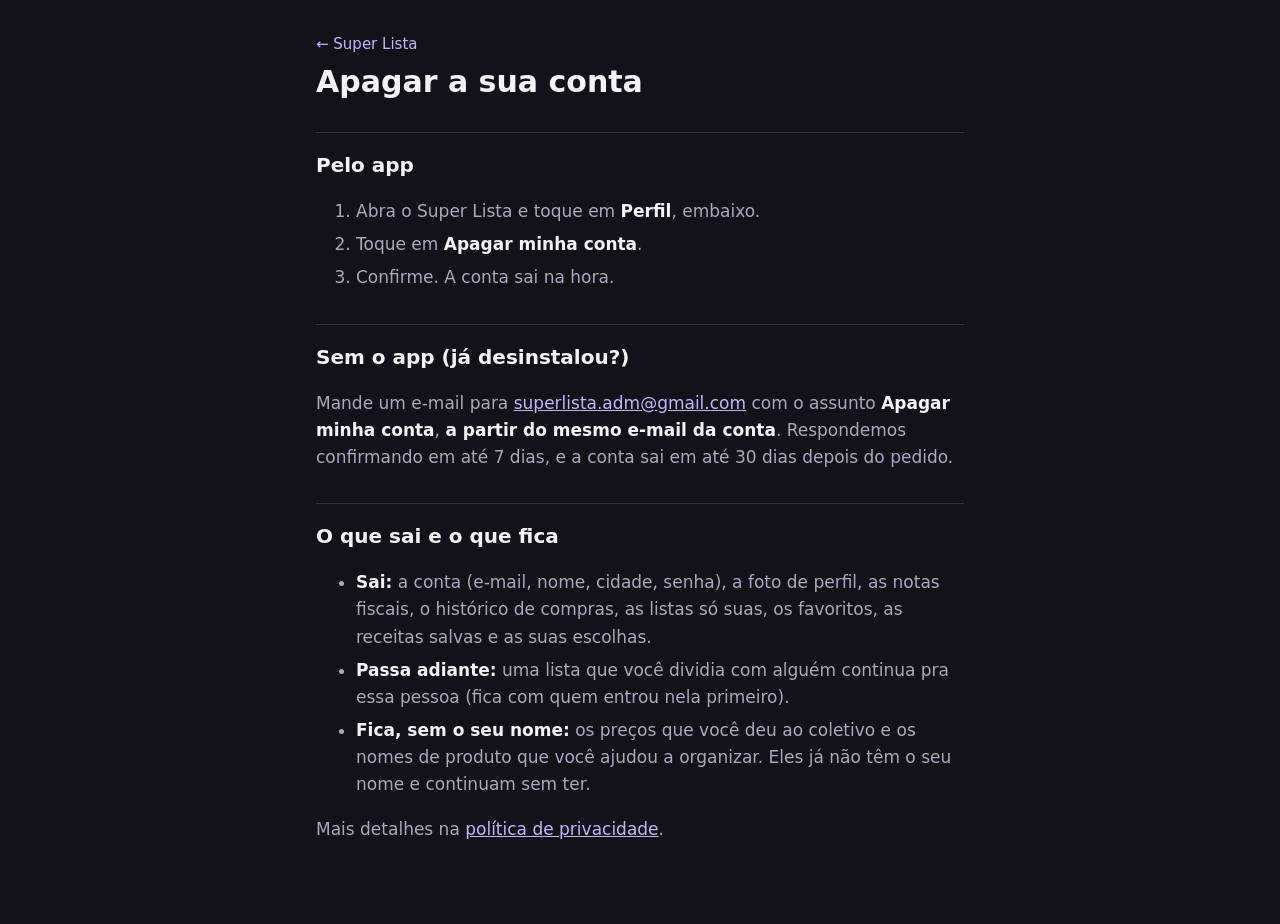
<file: excluir-conta.html>
<!doctype html>
<html lang="pt-BR">
<head>
<meta charset="utf-8">
<meta name="viewport" content="width=device-width, initial-scale=1">
<title>Apagar a conta · Super Lista</title>
<meta name="description" content="Como apagar a sua conta do Super Lista e tudo o que está nela, pelo app ou por e-mail.">
<link rel="icon" href="icone.svg" type="image/svg+xml">
<link rel="stylesheet" href="pagina.css">
</head>
<body>
<main>
  <p class="volta"><a href="index.html">← Super Lista</a></p>
  <h1>Apagar a sua conta</h1>

  <h2>Pelo app</h2>
  <ol>
    <li>Abra o Super Lista e toque em <strong>Perfil</strong>, embaixo.</li>
    <li>Toque em <strong>Apagar minha conta</strong>.</li>
    <li>Confirme. A conta sai na hora.</li>
  </ol>

  <h2>Sem o app (já desinstalou?)</h2>
  <p>Mande um e-mail para <a href="mailto:superlista.adm@gmail.com?subject=Apagar%20minha%20conta">superlista.adm@gmail.com</a>
  com o assunto <strong>Apagar minha conta</strong>, <strong>a partir do mesmo e-mail da conta</strong>.
  Respondemos confirmando em até 7 dias, e a conta sai em até 30 dias depois do pedido.</p>

  <h2>O que sai e o que fica</h2>
  <ul>
    <li><strong>Sai:</strong> a conta (e-mail, nome, cidade, senha), a foto de perfil, as notas fiscais,
    o histórico de compras, as listas só suas, os favoritos, as receitas salvas e as suas escolhas.</li>
    <li><strong>Passa adiante:</strong> uma lista que você dividia com alguém continua pra essa pessoa (fica
    com quem entrou nela primeiro).</li>
    <li><strong>Fica, sem o seu nome:</strong> os preços que você deu ao coletivo e os nomes de produto que
    você ajudou a organizar. Eles já não têm o seu nome e continuam sem ter.</li>
  </ul>
  <p>Mais detalhes na <a href="privacidade.html">política de privacidade</a>.</p>
</main>
</body>
</html>
</file>
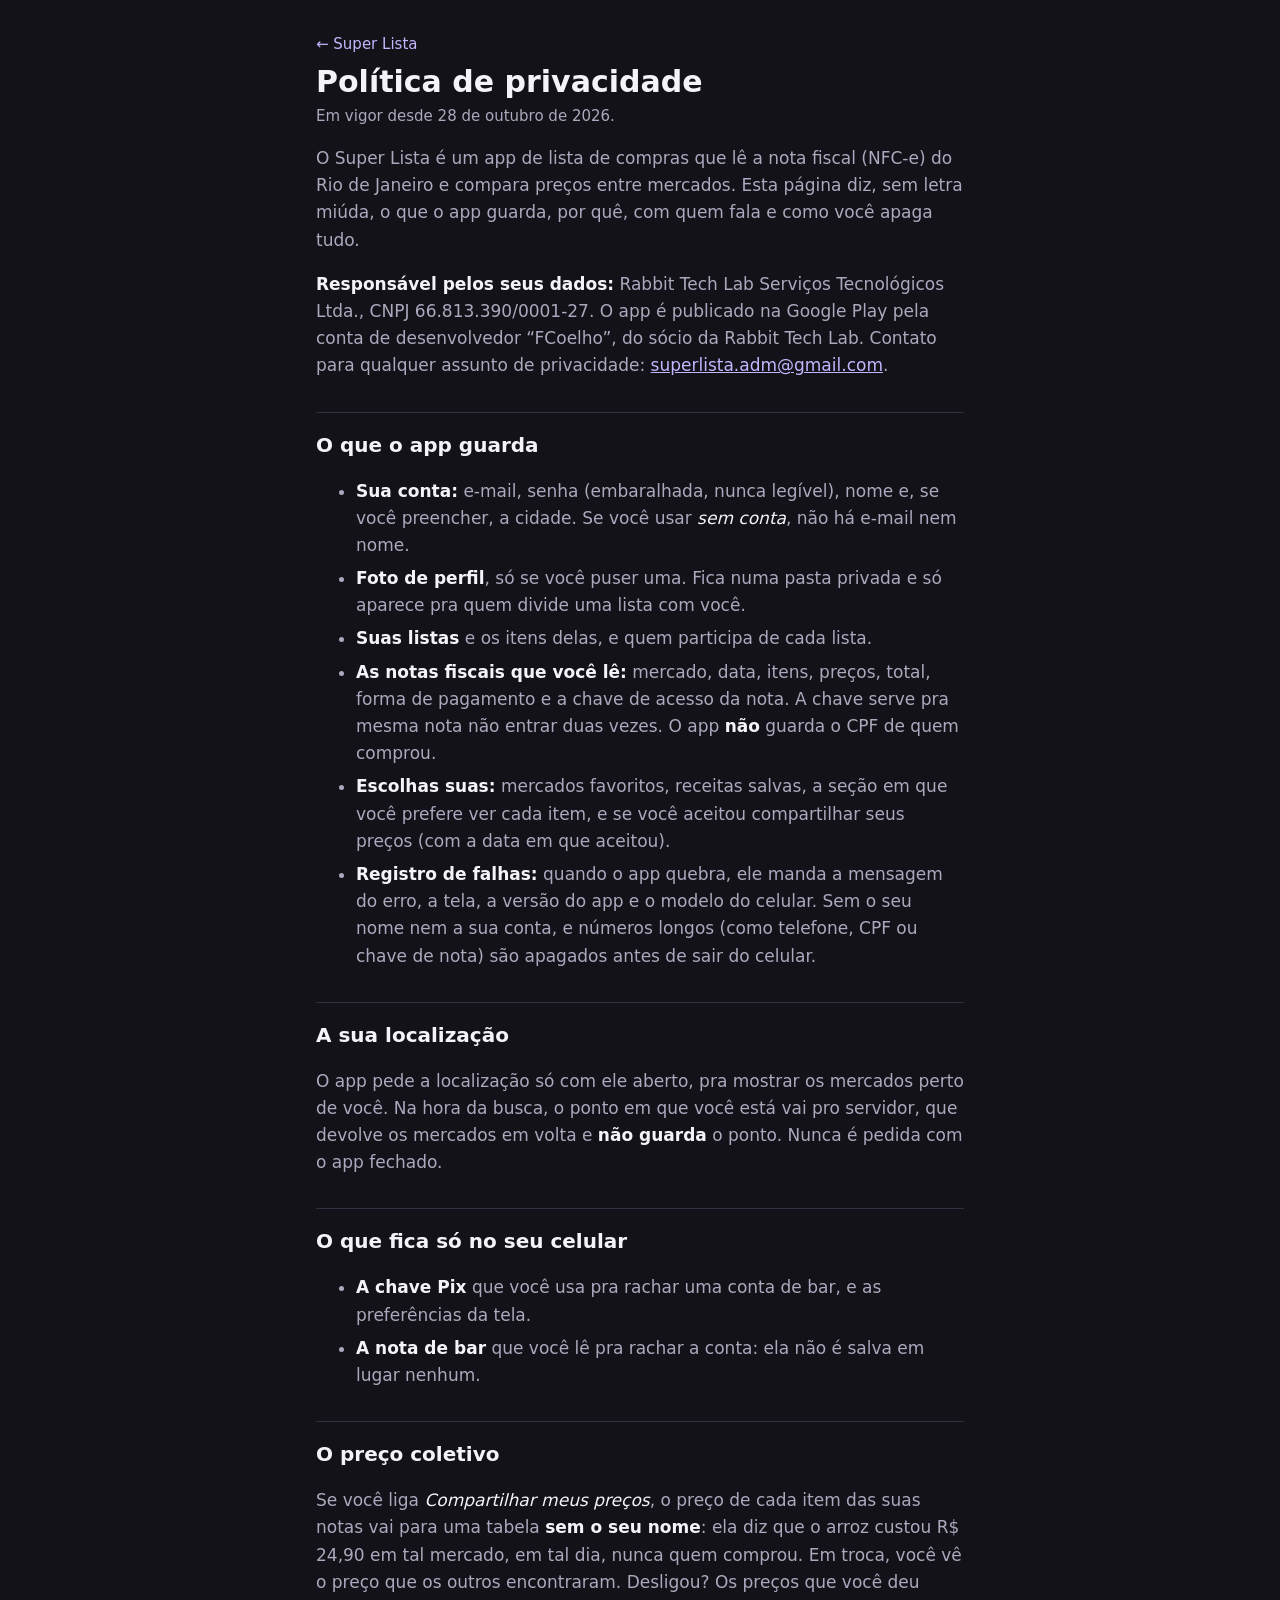
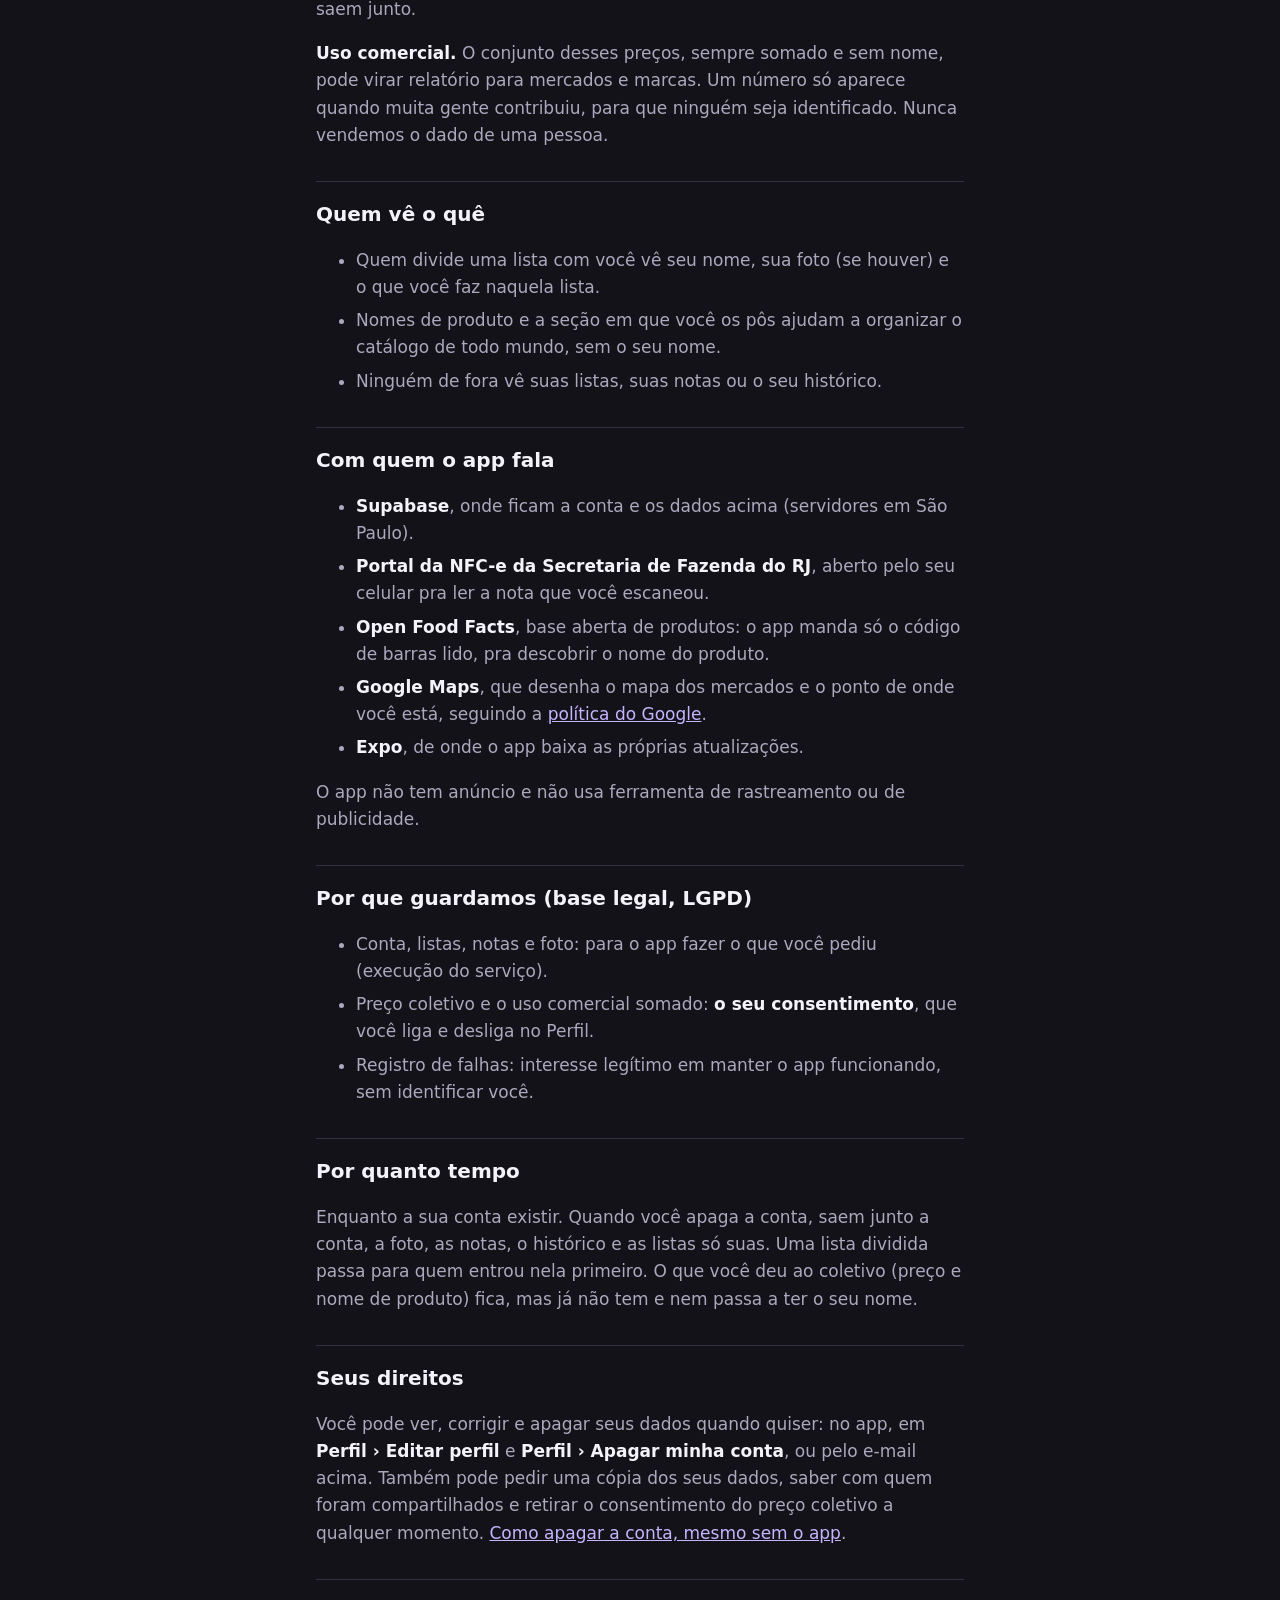
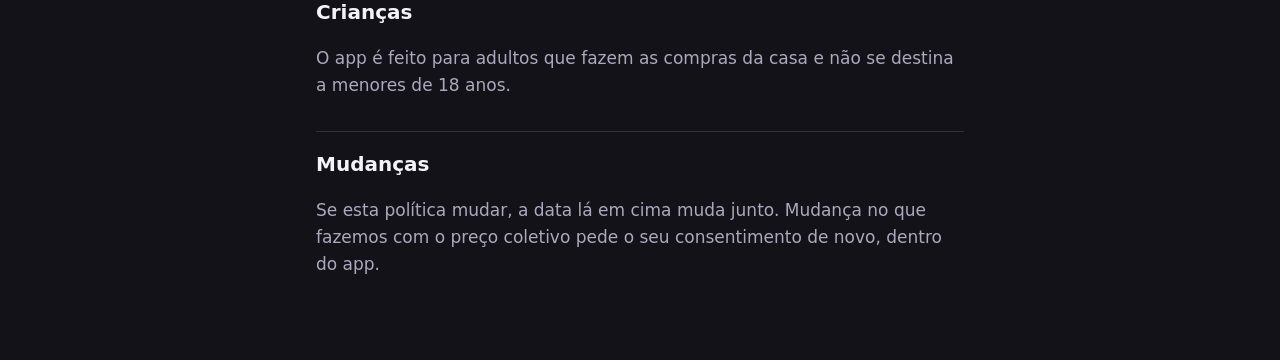
<file: privacidade.html>
<!doctype html>
<html lang="pt-BR">
<head>
<meta charset="utf-8">
<meta name="viewport" content="width=device-width, initial-scale=1">
<title>Privacidade · Super Lista</title>
<meta name="description" content="Política de privacidade do app Super Lista: o que o app guarda, por quê, com quem fala e como apagar.">
<link rel="icon" href="icone.svg" type="image/svg+xml">
<link rel="stylesheet" href="pagina.css">
</head>
<body>
<main>
  <p class="volta"><a href="index.html">← Super Lista</a></p>
  <h1>Política de privacidade</h1>
  <p class="data">Em vigor desde 28 de outubro de 2026.</p>

  <p>O Super Lista é um app de lista de compras que lê a nota fiscal (NFC-e) do Rio de Janeiro e
  compara preços entre mercados. Esta página diz, sem letra miúda, o que o app guarda, por quê, com
  quem fala e como você apaga tudo.</p>

  <p><strong>Responsável pelos seus dados:</strong> Rabbit Tech Lab Serviços Tecnológicos Ltda., CNPJ
  66.813.390/0001-27. O app é publicado na Google Play pela conta de desenvolvedor “FCoelho”,
  do sócio da Rabbit Tech Lab. Contato para qualquer assunto de
  privacidade: <a href="mailto:superlista.adm@gmail.com">superlista.adm@gmail.com</a>.</p>

  <h2>O que o app guarda</h2>
  <ul>
    <li><strong>Sua conta:</strong> e-mail, senha (embaralhada, nunca legível), nome e, se você
    preencher, a cidade. Se você usar <em>sem conta</em>, não há e-mail nem nome.</li>
    <li><strong>Foto de perfil</strong>, só se você puser uma. Fica numa pasta privada e só aparece pra
    quem divide uma lista com você.</li>
    <li><strong>Suas listas</strong> e os itens delas, e quem participa de cada lista.</li>
    <li><strong>As notas fiscais que você lê:</strong> mercado, data, itens, preços, total, forma de
    pagamento e a chave de acesso da nota. A chave serve pra mesma nota não entrar duas vezes. O app
    <strong>não</strong> guarda o CPF de quem comprou.</li>
    <li><strong>Escolhas suas:</strong> mercados favoritos, receitas salvas, a seção em que você prefere
    ver cada item, e se você aceitou compartilhar seus preços (com a data em que aceitou).</li>
    <li><strong>Registro de falhas:</strong> quando o app quebra, ele manda a mensagem do erro, a tela, a
    versão do app e o modelo do celular. Sem o seu nome nem a sua conta, e números longos (como
    telefone, CPF ou chave de nota) são apagados antes de sair do celular.</li>
  </ul>

  <h2>A sua localização</h2>
  <p>O app pede a localização só com ele aberto, pra mostrar os mercados perto de você. Na hora da
  busca, o ponto em que você está vai pro servidor, que devolve os mercados em volta e
  <strong>não guarda</strong> o ponto. Nunca é pedida com o app fechado.</p>

  <h2>O que fica só no seu celular</h2>
  <ul>
    <li><strong>A chave Pix</strong> que você usa pra rachar uma conta de bar, e as preferências da tela.</li>
    <li><strong>A nota de bar</strong> que você lê pra rachar a conta: ela não é salva em lugar nenhum.</li>
  </ul>

  <h2>O preço coletivo</h2>
  <p>Se você liga <em>Compartilhar meus preços</em>, o preço de cada item das suas notas vai para uma
  tabela <strong>sem o seu nome</strong>: ela diz que o arroz custou R$ 24,90 em tal mercado, em tal
  dia, nunca quem comprou. Em troca, você vê o preço que os outros encontraram. Desligou? Os preços que
  você deu saem junto.</p>
  <p><strong>Uso comercial.</strong> O conjunto desses preços, sempre somado e sem nome, pode virar
  relatório para mercados e marcas. Um número só aparece quando muita gente contribuiu, para que
  ninguém seja identificado. Nunca vendemos o dado de uma pessoa.</p>

  <h2>Quem vê o quê</h2>
  <ul>
    <li>Quem divide uma lista com você vê seu nome, sua foto (se houver) e o que você faz naquela lista.</li>
    <li>Nomes de produto e a seção em que você os pôs ajudam a organizar o catálogo de todo mundo, sem
    o seu nome.</li>
    <li>Ninguém de fora vê suas listas, suas notas ou o seu histórico.</li>
  </ul>

  <h2>Com quem o app fala</h2>
  <ul>
    <li><strong>Supabase</strong>, onde ficam a conta e os dados acima (servidores em São Paulo).</li>
    <li><strong>Portal da NFC-e da Secretaria de Fazenda do RJ</strong>, aberto pelo seu celular pra ler a
    nota que você escaneou.</li>
    <li><strong>Open Food Facts</strong>, base aberta de produtos: o app manda só o código de barras
    lido, pra descobrir o nome do produto.</li>
    <li><strong>Google Maps</strong>, que desenha o mapa dos mercados e o ponto de onde você está,
    seguindo a <a href="https://policies.google.com/privacy?hl=pt-BR">política do Google</a>.</li>
    <li><strong>Expo</strong>, de onde o app baixa as próprias atualizações.</li>
  </ul>
  <p>O app não tem anúncio e não usa ferramenta de rastreamento ou de publicidade.</p>

  <h2>Por que guardamos (base legal, LGPD)</h2>
  <ul>
    <li>Conta, listas, notas e foto: para o app fazer o que você pediu (execução do serviço).</li>
    <li>Preço coletivo e o uso comercial somado: <strong>o seu consentimento</strong>, que você liga e
    desliga no Perfil.</li>
    <li>Registro de falhas: interesse legítimo em manter o app funcionando, sem identificar você.</li>
  </ul>

  <h2>Por quanto tempo</h2>
  <p>Enquanto a sua conta existir. Quando você apaga a conta, saem junto a conta, a foto, as notas, o
  histórico e as listas só suas. Uma lista dividida passa para quem entrou nela primeiro. O que você
  deu ao coletivo (preço e nome de produto) fica, mas já não tem e nem passa a ter o seu nome.</p>

  <h2>Seus direitos</h2>
  <p>Você pode ver, corrigir e apagar seus dados quando quiser: no app, em <strong>Perfil › Editar
  perfil</strong> e <strong>Perfil › Apagar minha conta</strong>, ou pelo e-mail acima. Também pode
  pedir uma cópia dos seus dados, saber com quem foram compartilhados e retirar o consentimento do
  preço coletivo a qualquer momento. <a href="excluir-conta.html">Como apagar a conta, mesmo sem o app</a>.</p>

  <h2>Crianças</h2>
  <p>O app é feito para adultos que fazem as compras da casa e não se destina a menores de 18 anos.</p>

  <h2>Mudanças</h2>
  <p>Se esta política mudar, a data lá em cima muda junto. Mudança no que fazemos com o preço coletivo
  pede o seu consentimento de novo, dentro do app.</p>
</main>
</body>
</html>
</file>
<file: pagina.css>
/* Páginas de texto do site (privacidade, apagar a conta): as cores da página inicial,
   uma coluna só, leitura confortável no celular. */
:root {
  --fundo: #131219;
  --linha: #332f43;
  --texto: #f5f3fa;
  --texto-2: #aca8bd;
  --acento: #c4b5fd;
}
* { box-sizing: border-box; }
body {
  margin: 0;
  background: var(--fundo);
  color: var(--texto);
  font: 17px/1.6 system-ui, -apple-system, "Segoe UI", Roboto, sans-serif;
}
main { max-width: 680px; margin: 0 auto; padding: 32px 16px 64px; }
h1 { font-size: 30px; line-height: 1.2; margin: 8px 0 4px; }
h2 { font-size: 20px; margin: 32px 0 8px; padding-top: 16px; border-top: 1px solid var(--linha); }
p, li { color: var(--texto-2); }
strong, em { color: var(--texto); }
li { margin: 6px 0; }
a { color: var(--acento); }
.volta { margin: 0; font-size: 15px; }
.volta a { text-decoration: none; }
.data { margin-top: 0; font-size: 15px; }
</file>
